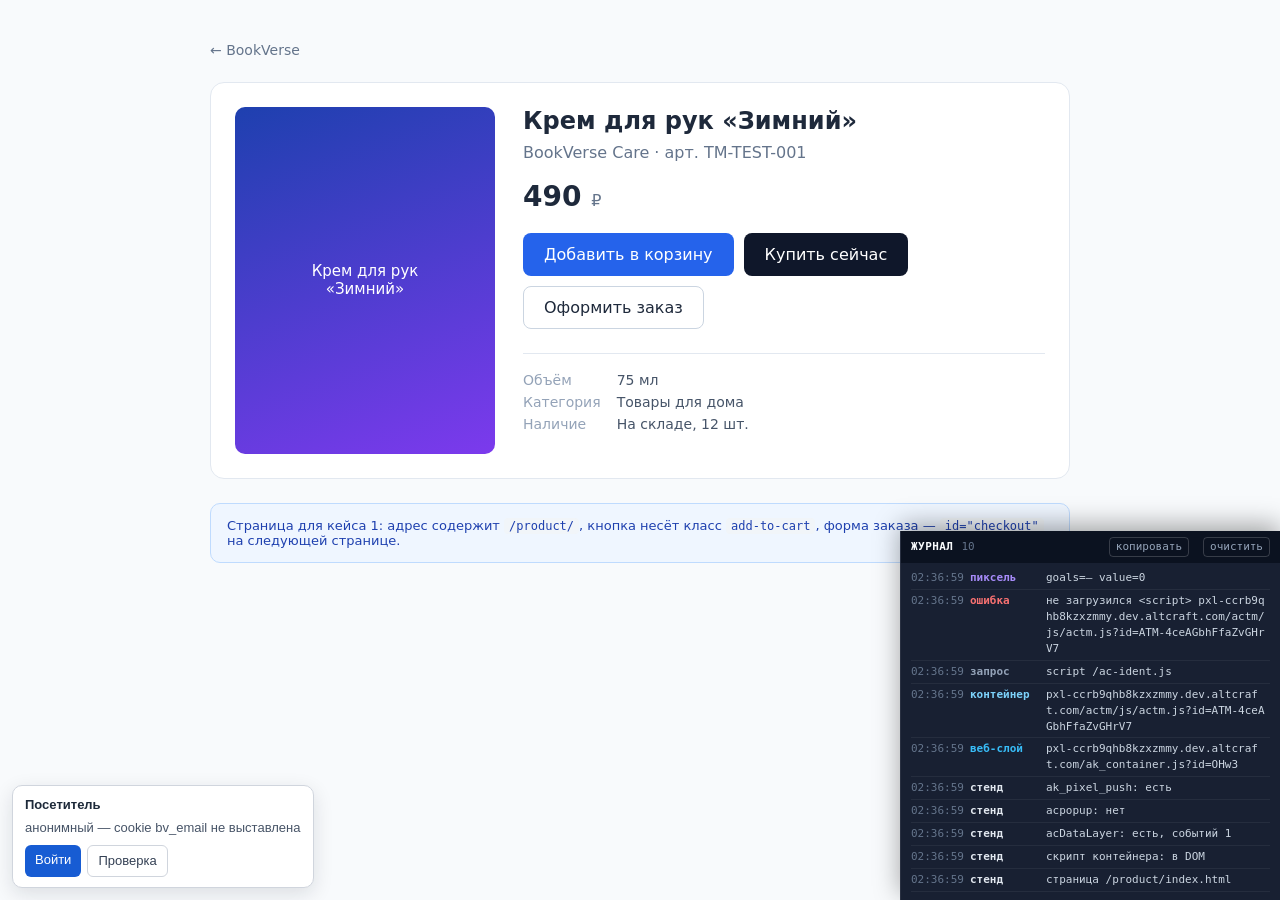
<file: product/index.html>
<!DOCTYPE html>
<html lang="ru">
<head>
    <meta charset="UTF-8">
    <meta name="viewport" content="width=device-width, initial-scale=1.0">
    <title>Крем для рук «Зимний» | BookVerse</title>

    <!-- Менеджер тегов Altcraft: контейнер ATM-4ceAGbhFfaZvGHrV7 -->
    <script>
    (function (window, document, dataLayerName, containerID) {
        window[dataLayerName] = window[dataLayerName] || [];
        window[dataLayerName].push({ 'start': new Date().getTime(), event: 'actm-js' });
        var firstScript = document.getElementsByTagName('script')[0];
        var script = document.createElement('script');
        var dl = dataLayerName !== 'acDataLayer' ? '&l=' + dataLayerName : '';
        script.async = true;
        script.src = 'https://pxl-ccrb9qhb8kzxzmmy.dev.altcraft.com/actm/js/actm.js?id=' + containerID + dl;
        script.type = 'module';
        if (firstScript && firstScript.parentNode) {
            firstScript.parentNode.insertBefore(script, firstScript);
        }
    }(window, document, 'acDataLayer', 'ATM-4ceAGbhFfaZvGHrV7'));
    </script>
    <script src="https://pxl-ccrb9qhb8kzxzmmy.dev.altcraft.com/ak_container.js?id=OHw3"></script>

    <!-- START OF ALTCRAFT PIXEL CODE !-->
    <script type="text/javascript">
    !function(){var e={url:"https://pxl-ccrb9qhb8kzxzmmy.dev.altcraft.com/pixel?k=34FyFph%2BVuyDMPiBaQcTvNk7Jg3MJUl1m%2Fqui6fGQJa6XD9SM9jghQ%3D%3D&s=VTcjeau2FX4%3D",goals:"",value:parseFloat("0"),timeout:parseInt("0"),after_scroll:JSON.parse("false"),auto_load:JSON.parse("true")},o=function(o,t,n,a){var d=[].concat(o).map(function(e){return encodeURIComponent(e)}).join(","),c=encodeURIComponent(String(t||0)),i=encodeURIComponent(n.matching_mode||""),r=encodeURIComponent(n.db_id||0),u=encodeURIComponent(JSON.stringify(n.match||{})),l=encodeURIComponent(JSON.stringify(n.update||{}));setTimeout(function(){(new Image).src=[e.url,"goals="+d,"value="+c,"db_id="+r,"mmode="+i,"match="+u,"update="+l].join("&")},a)},t=!1,n=function(){t||(t=!0,e.after_scroll?document.addEventListener("scroll",function(){(window.pageYOffset||document.documentElement.scrollTop>0)&&o(e.goals,e.value,{},e.timeout)},{once: true}):e.auto_load&&o(e.goals,e.value,{},e.timeout))};"complete"===document.readyState||"interactive"===document.readyState?n():window.addEventListener("load",n);window.ak_pixel_push=function(e,t,n,a,d,c){var i=[];Array.isArray(e)?i=e:i[0]=e,o(i,t,{match:n,update:a,matching_mode:d,db_id:c},0)}}();
    </script>
    <!-- END OF ALTCRAFT PIXEL CODE !-->

    <style>
        * { margin: 0; padding: 0; box-sizing: border-box; }
        body { font-family: system-ui, -apple-system, "Segoe UI", Roboto, sans-serif; color: #1e293b; background: #f8fafc; padding: 40px 20px; }
        .wrap { max-width: 860px; margin: 0 auto; }
        .back { display: inline-block; margin-bottom: 24px; color: #64748b; text-decoration: none; font-size: 14px; }
        .card { display: grid; grid-template-columns: 260px 1fr; gap: 28px; background: #fff; border: 1px solid #e2e8f0; border-radius: 14px; padding: 24px; }
        .cover { width: 100%; aspect-ratio: 3 / 4; border-radius: 10px; background: linear-gradient(160deg, #1e40af, #7c3aed); display: flex; align-items: center; justify-content: center; color: #fff; font-size: 15px; text-align: center; padding: 16px; }
        h1 { font-size: 24px; margin-bottom: 8px; }
        .author { color: #64748b; margin-bottom: 18px; }
        .price { font-size: 28px; font-weight: 700; margin-bottom: 20px; }
        .price span { font-size: 16px; font-weight: 400; color: #64748b; }
        .row { display: flex; flex-wrap: wrap; gap: 10px; margin-bottom: 16px; }
        button, .link-btn { font: inherit; padding: 11px 20px; border-radius: 8px; border: 1px solid transparent; cursor: pointer; text-decoration: none; display: inline-block; }
        .add-to-cart { background: #2563eb; color: #fff; }
        .btn-buy { background: #0f172a; color: #fff; }
        .link-btn { background: #fff; color: #1e293b; border-color: #cbd5e1; }
        dl { display: grid; grid-template-columns: max-content 1fr; gap: 6px 16px; font-size: 14px; color: #475569; margin-top: 24px; border-top: 1px solid #e2e8f0; padding-top: 18px; }
        dt { color: #94a3b8; }
        .note { margin-top: 24px; padding: 14px 16px; background: #eff6ff; border: 1px solid #bfdbfe; border-radius: 10px; font-size: 13px; color: #1e40af; }
        code { background: #f1f5f9; padding: 1px 5px; border-radius: 4px; font-size: 12px; }
        @media (max-width: 640px) { .card { grid-template-columns: 1fr; } }
    </style>
</head>
<body>
<div class="wrap">
    <a class="back" href="../index.html">← BookVerse</a>

    <div class="card">
        <div class="cover">Крем для рук<br>«Зимний»</div>
        <div>
            <h1 id="book-title">Крем для рук «Зимний»</h1>
            <p class="author">BookVerse Care · арт. TM-TEST-001</p>
            <p class="price" id="price">490 <span>₽</span></p>

            <div class="row">
                <button class="add-to-cart" id="add-to-cart"
                        data-id="TM-TEST-001"
                        data-name="Крем для рук «Зимний»"
                        data-price="490">Добавить в корзину</button>
                <button class="btn-buy" id="buy-now">Купить сейчас</button>
                <a class="link-btn" href="../checkout.html">Оформить заказ</a>
            </div>

            <p class="muted" id="cart-state" style="margin-top:12px;font-size:14px;color:#64748b"></p>

            <dl>
                <dt>Объём</dt><dd>75 мл</dd>
                <dt>Категория</dt><dd>Товары для дома</dd>
                <dt>Наличие</dt><dd>На складе, 12 шт.</dd>
            </dl>
        </div>
    </div>

    <div class="note">
        Страница для кейса 1: адрес содержит <code>/product/</code>, кнопка несёт класс
        <code>add-to-cart</code>, форма заказа — <code>id="checkout"</code> на следующей странице.
    </div>
</div>

<!-- Корзина: товар уходит в слой данных и в localStorage -->
<script>
(function () {
    function state() {
        var cart = window.BV ? window.BV.cart() : { items: [], total: 0 };
        var box = document.getElementById('cart-state');
        if (!box) return;
        box.textContent = cart.items.length
            ? 'В корзине: ' + cart.items.length + ' · ' + cart.total + ' ₽'
            : '';
    }

    var button = document.getElementById('add-to-cart');
    if (button) {
        button.addEventListener('click', function () {
            if (!window.BV) return;
            window.BV.addToCart({
                id: button.getAttribute('data-id'),
                name: button.getAttribute('data-name'),
                price: parseInt(button.getAttribute('data-price'), 10)
            });
            state();
        });
    }

    var buy = document.getElementById('buy-now');
    if (buy) {
        buy.addEventListener('click', function () {
            if (window.BV && !window.BV.cart().items.length) {
                window.BV.addToCart({
                    id: button.getAttribute('data-id'),
                    name: button.getAttribute('data-name'),
                    price: parseInt(button.getAttribute('data-price'), 10)
                });
            }
            window.location.href = '../checkout.html';
        });
    }

    state();
})();
</script>

<!-- Журнал событий стенда -->
<script src="../tm-log.js"></script>
<script src="../ac-ident.js"></script>
</body>
</html>
</file>
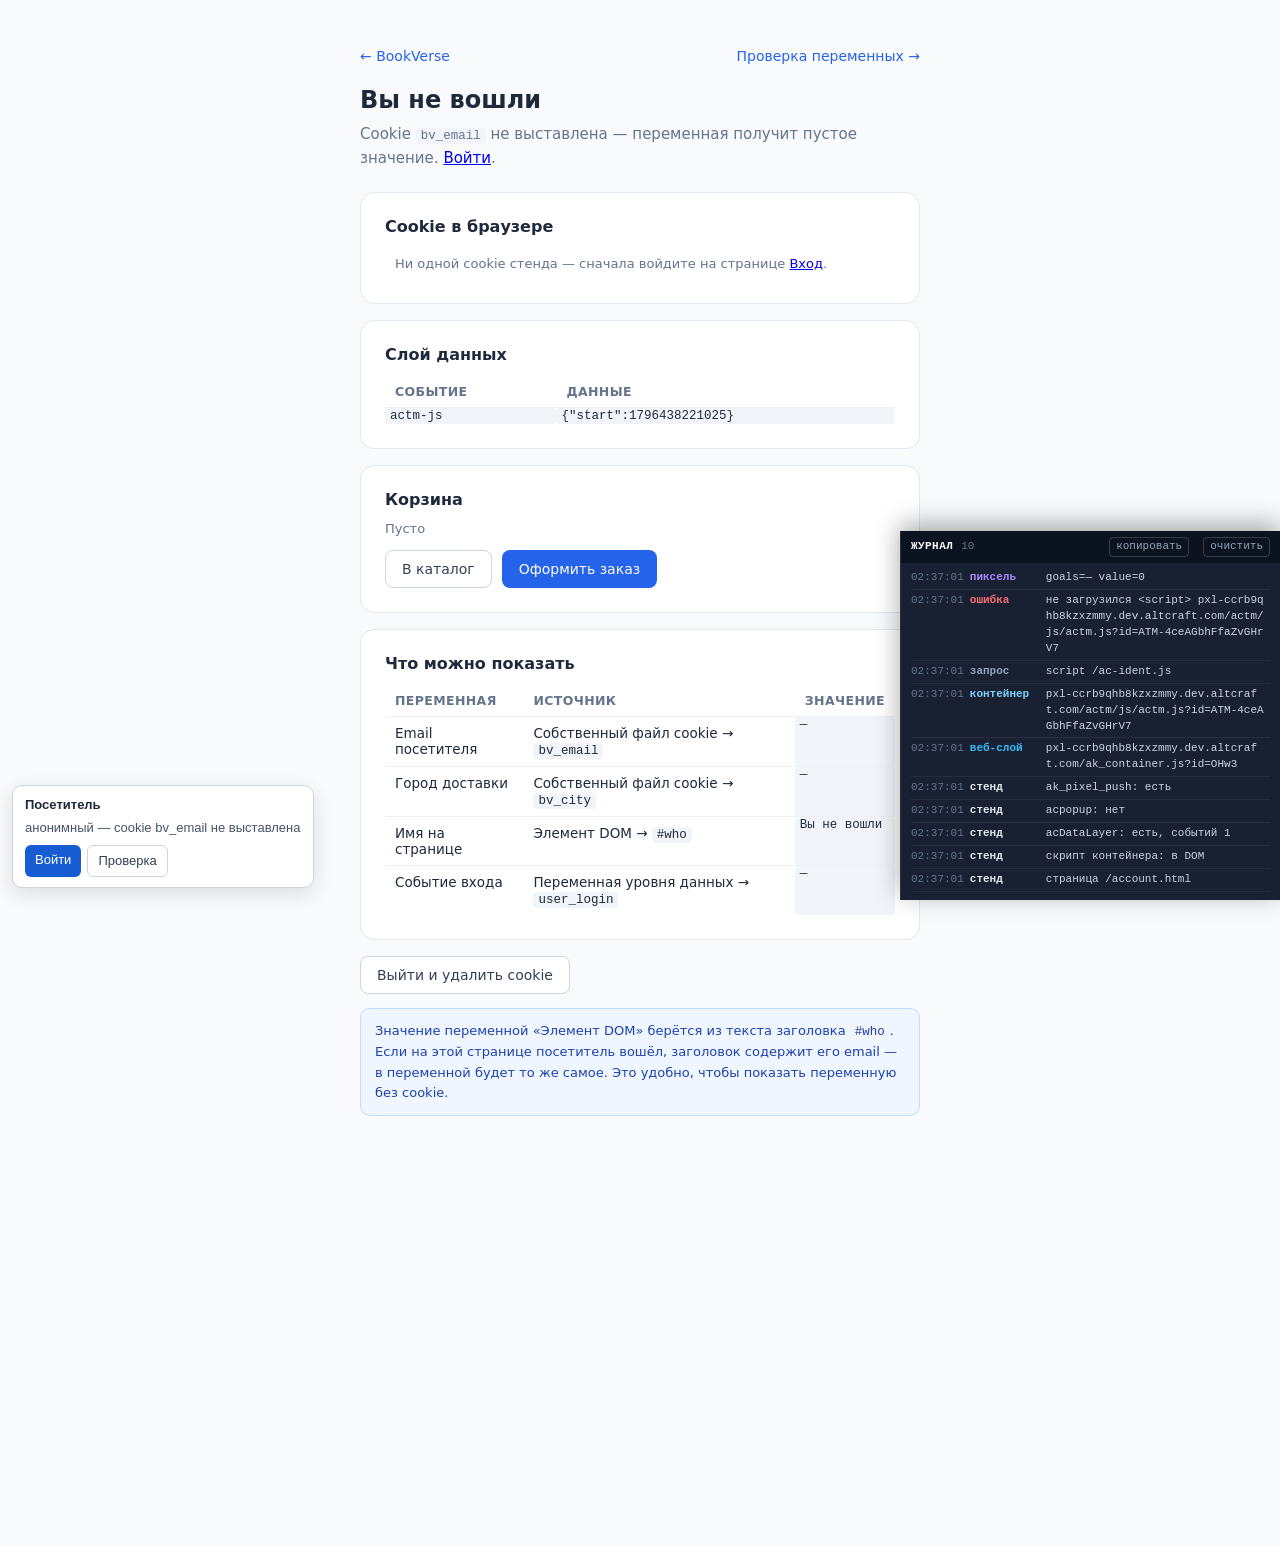
<file: account.html>
<!DOCTYPE html>
<html lang="ru">
<head>
    <meta charset="UTF-8">
    <meta name="viewport" content="width=device-width, initial-scale=1.0">
    <title>Профиль | BookVerse</title>

    <!-- Менеджер тегов Altcraft: контейнер ATM-4ceAGbhFfaZvGHrV7 -->
    <script>
    (function (window, document, dataLayerName, containerID) {
        window[dataLayerName] = window[dataLayerName] || [];
        window[dataLayerName].push({ 'start': new Date().getTime(), event: 'actm-js' });
        var firstScript = document.getElementsByTagName('script')[0];
        var script = document.createElement('script');
        var dl = dataLayerName !== 'acDataLayer' ? '&l=' + dataLayerName : '';
        script.async = true;
        script.src = 'https://pxl-ccrb9qhb8kzxzmmy.dev.altcraft.com/actm/js/actm.js?id=' + containerID + dl;
        script.type = 'module';
        if (firstScript && firstScript.parentNode) {
            firstScript.parentNode.insertBefore(script, firstScript);
        }
    }(window, document, 'acDataLayer', 'ATM-4ceAGbhFfaZvGHrV7'));
    </script>
    <script src="https://pxl-ccrb9qhb8kzxzmmy.dev.altcraft.com/ak_container.js?id=OHw3"></script>

    <!-- START OF ALTCRAFT PIXEL CODE !-->
    <script type="text/javascript">
    !function(){var e={url:"https://pxl-ccrb9qhb8kzxzmmy.dev.altcraft.com/pixel?k=34FyFph%2BVuyDMPiBaQcTvNk7Jg3MJUl1m%2Fqui6fGQJa6XD9SM9jghQ%3D%3D&s=VTcjeau2FX4%3D",goals:"",value:parseFloat("0"),timeout:parseInt("0"),after_scroll:JSON.parse("false"),auto_load:JSON.parse("true")},o=function(o,t,n,a){var d=[].concat(o).map(function(e){return encodeURIComponent(e)}).join(","),c=encodeURIComponent(String(t||0)),i=encodeURIComponent(n.matching_mode||""),r=encodeURIComponent(n.db_id||0),u=encodeURIComponent(JSON.stringify(n.match||{})),l=encodeURIComponent(JSON.stringify(n.update||{}));setTimeout(function(){(new Image).src=[e.url,"goals="+d,"value="+c,"db_id="+r,"mmode="+i,"match="+u,"update="+l].join("&")},a)},t=!1,n=function(){t||(t=!0,e.after_scroll?document.addEventListener("scroll",function(){(window.pageYOffset||document.documentElement.scrollTop>0)&&o(e.goals,e.value,{},e.timeout)},{once: true}):e.auto_load&&o(e.goals,e.value,{},e.timeout))};"complete"===document.readyState||"interactive"===document.readyState?n():window.addEventListener("load",n);window.ak_pixel_push=function(e,t,n,a,d,c){var i=[];Array.isArray(e)?i=e:i[0]=e,o(i,t,{match:n,update:a,matching_mode:d,db_id:c},0)}}();
    </script>
    <!-- END OF ALTCRAFT PIXEL CODE !-->

    <link rel="stylesheet" href="stand.css">
</head>
<body>
<div class="wrap">
    <div class="top">
        <a href="index.html">← BookVerse</a>
        <a href="verify.html">Проверка переменных →</a>
    </div>

    <h1 id="who">Профиль</h1>
    <p class="lead" id="lead">Загружаю данные…</p>

    <div class="card">
        <h2 style="font-size:16px;margin-bottom:12px">Cookie в браузере</h2>
        <table id="cookies"><tr><td class="muted">Нет данных</td></tr></table>
    </div>

    <div class="card">
        <h2 style="font-size:16px;margin-bottom:12px">Слой данных</h2>
        <table id="layer"><tr><td class="muted">Нет данных</td></tr></table>
    </div>

    <div class="card">
        <h2 style="font-size:16px;margin-bottom:12px">Корзина</h2>
        <div id="cart" class="muted">Пусто</div>
        <div class="row" style="margin-top:14px">
            <a class="btn secondary" href="index.html">В каталог</a>
            <a class="btn" href="checkout.html">Оформить заказ</a>
        </div>
    </div>

    <div class="card">
        <h2 style="font-size:16px;margin-bottom:12px">Что можно показать</h2>
        <table>
            <tr><th>Переменная</th><th>Источник</th><th>Значение</th></tr>
            <tr><td>Email посетителя</td><td>Собственный файл cookie → <code>bv_email</code></td><td class="mono" id="v-email">—</td></tr>
            <tr><td>Город доставки</td><td>Собственный файл cookie → <code>bv_city</code></td><td class="mono" id="v-city">—</td></tr>
            <tr><td>Имя на странице</td><td>Элемент DOM → <code>#who</code></td><td class="mono" id="v-dom">—</td></tr>
            <tr><td>Событие входа</td><td>Переменная уровня данных → <code>user_login</code></td><td class="mono" id="v-layer">—</td></tr>
        </table>
    </div>

    <div class="row">
        <button type="button" class="secondary" id="clear">Выйти и удалить cookie</button>
    </div>

    <div class="note">
        Значение переменной «Элемент DOM» берётся из текста заголовка <code>#who</code>.
        Если на этой странице посетитель вошёл, заголовок содержит его email — в переменной
        будет то же самое. Это удобно, чтобы показать переменную без cookie.
    </div>
</div>

<script src="tm-log.js"></script>
<script src="ac-ident.js"></script>
<script>
(function () {
    function cell(text, mono) {
        var td = document.createElement('td');
        td.textContent = text;
        if (mono) td.className = 'mono';
        return td;
    }

    function renderCookies() {
        var table = document.getElementById('cookies');
        var all = window.BV ? window.BV.cookies() : {};
        var keys = Object.keys(all).filter(function (k) { return k.indexOf('bv_') === 0; });
        if (!keys.length) {
            table.innerHTML = '<tr><td class="muted">Ни одной cookie стенда — сначала войдите на странице ' +
                '<a href="auth.html">Вход</a>.</td></tr>';
            return;
        }
        table.innerHTML = '<tr><th>Имя</th><th>Значение</th><th>Срок</th></tr>';
        keys.sort().forEach(function (k) {
            var tr = document.createElement('tr');
            tr.appendChild(cell(k, true));
            tr.appendChild(cell(all[k] || '—', true));
            tr.appendChild(cell(k === 'bv_order_total' || k === 'bv_order_id' ? '3 дня' : '30 дней'));
            table.appendChild(tr);
        });
    }

    function renderLayer() {
        var table = document.getElementById('layer');
        var events = (window.acDataLayer || []).filter(function (item) { return item && item.event; });
        if (!events.length) {
            table.innerHTML = '<tr><td class="muted">Событий нет. Войдите или добавьте товар в корзину.</td></tr>';
            return;
        }
        table.innerHTML = '<tr><th>Событие</th><th>Данные</th></tr>';
        events.forEach(function (item) {
            var tr = document.createElement('tr');
            tr.appendChild(cell(item.event, true));
            var copy = {};
            Object.keys(item).forEach(function (k) { if (k !== 'event') copy[k] = item[k]; });
            tr.appendChild(cell(JSON.stringify(copy), true));
            table.appendChild(tr);
        });
    }

    function renderCart() {
        var cart = window.BV ? window.BV.cart() : { items: [], total: 0 };
        var box = document.getElementById('cart');
        if (!cart.items.length) {
            box.textContent = 'Пусто';
            return;
        }
        box.innerHTML = '';
        var list = document.createElement('ul');
        list.style.cssText = 'margin:0 0 8px 18px;font-size:14px';
        cart.items.forEach(function (item) {
            var li = document.createElement('li');
            li.textContent = item.name + ' — ' + item.price + ' ₽';
            list.appendChild(li);
        });
        box.appendChild(list);
        var total = document.createElement('div');
        total.innerHTML = 'Итого: <strong>' + cart.total + ' ₽</strong>';
        box.appendChild(total);
    }

    function renderWho() {
        var who = window.BV ? window.BV.profile() : { email: '', name: '', city: '' };
        var title = document.getElementById('who');
        var lead = document.getElementById('lead');
        if (who.email) {
            title.textContent = who.email;
            lead.textContent = 'Вошли как ' + (who.name || 'без имени') +
                '. Эти значения записаны в cookie и доступны переменным Менеджера тегов.';
        } else {
            title.textContent = 'Вы не вошли';
            lead.innerHTML = 'Cookie <code>bv_email</code> не выставлена — переменная получит пустое значение. ' +
                '<a href="auth.html">Войти</a>.';
        }
        document.getElementById('v-email').textContent = who.email || '—';
        document.getElementById('v-city').textContent = who.city || '—';
        document.getElementById('v-dom').textContent = title.textContent;
        var loginEvent = (window.acDataLayer || []).filter(function (i) { return i && (i.event === 'user_login' || i.event === 'user_data'); }).pop();
        document.getElementById('v-layer').textContent = loginEvent ? loginEvent.user_email : '—';
    }

    function renderAll() {
        renderWho();
        renderCookies();
        renderLayer();
        renderCart();
    }

    document.getElementById('clear').addEventListener('click', function () {
        if (window.BV) window.BV.logout();
        renderAll();
    });

    renderAll();
    window.setTimeout(renderAll, 1200);
})();
</script>
</body>
</html>
</file>
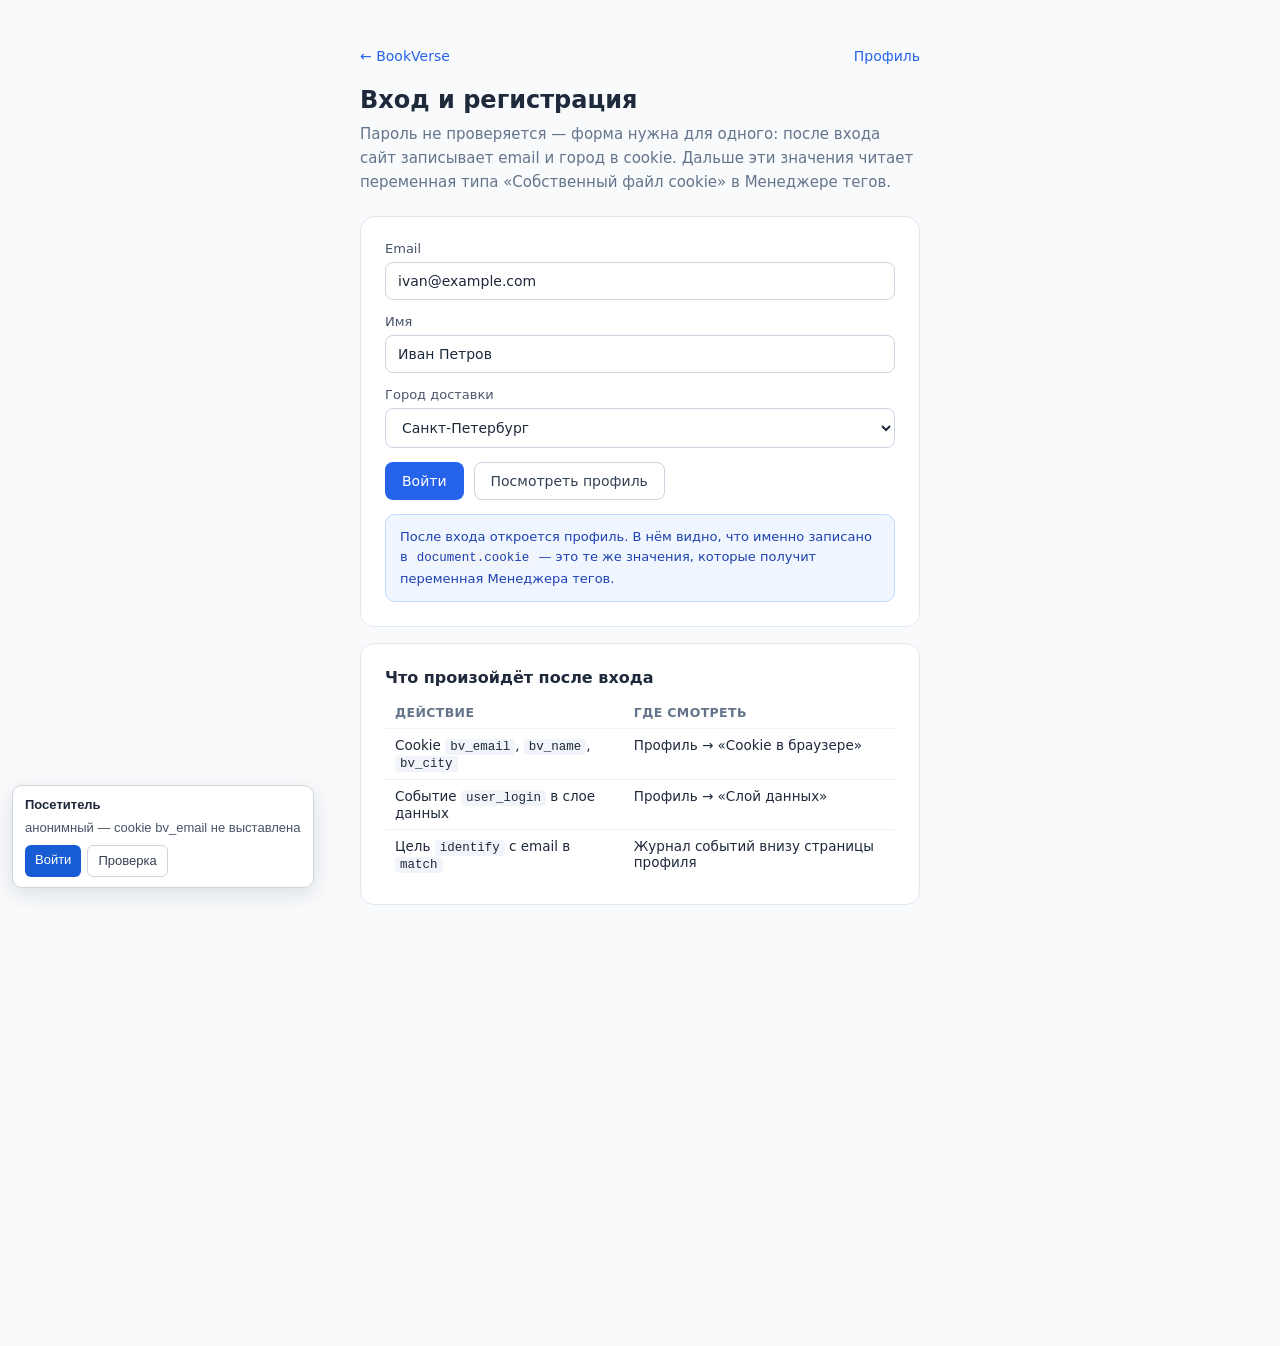
<file: auth.html>
<!DOCTYPE html>
<html lang="ru">
<head>
    <meta charset="UTF-8">
    <meta name="viewport" content="width=device-width, initial-scale=1.0">
    <title>Вход | BookVerse</title>

    <!-- Менеджер тегов Altcraft: контейнер ATM-4ceAGbhFfaZvGHrV7 -->
    <script>
    (function (window, document, dataLayerName, containerID) {
        window[dataLayerName] = window[dataLayerName] || [];
        window[dataLayerName].push({ 'start': new Date().getTime(), event: 'actm-js' });
        var firstScript = document.getElementsByTagName('script')[0];
        var script = document.createElement('script');
        var dl = dataLayerName !== 'acDataLayer' ? '&l=' + dataLayerName : '';
        script.async = true;
        script.src = 'https://pxl-ccrb9qhb8kzxzmmy.dev.altcraft.com/actm/js/actm.js?id=' + containerID + dl;
        script.type = 'module';
        if (firstScript && firstScript.parentNode) {
            firstScript.parentNode.insertBefore(script, firstScript);
        }
    }(window, document, 'acDataLayer', 'ATM-4ceAGbhFfaZvGHrV7'));
    </script>
    <script src="https://pxl-ccrb9qhb8kzxzmmy.dev.altcraft.com/ak_container.js?id=OHw3"></script>

    <!-- START OF ALTCRAFT PIXEL CODE !-->
    <script type="text/javascript">
    !function(){var e={url:"https://pxl-ccrb9qhb8kzxzmmy.dev.altcraft.com/pixel?k=34FyFph%2BVuyDMPiBaQcTvNk7Jg3MJUl1m%2Fqui6fGQJa6XD9SM9jghQ%3D%3D&s=VTcjeau2FX4%3D",goals:"",value:parseFloat("0"),timeout:parseInt("0"),after_scroll:JSON.parse("false"),auto_load:JSON.parse("true")},o=function(o,t,n,a){var d=[].concat(o).map(function(e){return encodeURIComponent(e)}).join(","),c=encodeURIComponent(String(t||0)),i=encodeURIComponent(n.matching_mode||""),r=encodeURIComponent(n.db_id||0),u=encodeURIComponent(JSON.stringify(n.match||{})),l=encodeURIComponent(JSON.stringify(n.update||{}));setTimeout(function(){(new Image).src=[e.url,"goals="+d,"value="+c,"db_id="+r,"mmode="+i,"match="+u,"update="+l].join("&")},a)},t=!1,n=function(){t||(t=!0,e.after_scroll?document.addEventListener("scroll",function(){(window.pageYOffset||document.documentElement.scrollTop>0)&&o(e.goals,e.value,{},e.timeout)},{once: true}):e.auto_load&&o(e.goals,e.value,{},e.timeout))};"complete"===document.readyState||"interactive"===document.readyState?n():window.addEventListener("load",n);window.ak_pixel_push=function(e,t,n,a,d,c){var i=[];Array.isArray(e)?i=e:i[0]=e,o(i,t,{match:n,update:a,matching_mode:d,db_id:c},0)}}();
    </script>
    <!-- END OF ALTCRAFT PIXEL CODE !-->

    <link rel="stylesheet" href="stand.css">
</head>
<body>
<div class="wrap">
    <div class="top">
        <a href="index.html">← BookVerse</a>
        <a href="account.html">Профиль</a>
    </div>

    <h1>Вход и регистрация</h1>
    <p class="lead">
        Пароль не проверяется — форма нужна для одного: после входа сайт записывает
        email и город в cookie. Дальше эти значения читает переменная типа
        «Собственный файл cookie» в Менеджере тегов.
    </p>

    <form class="card" id="login-form" novalidate>
        <label for="email">Email</label>
        <input type="email" id="email" name="email" value="ivan@example.com" required>

        <label for="name">Имя</label>
        <input type="text" id="name" name="name" value="Иван Петров">

        <label for="city">Город доставки</label>
        <select id="city" name="city">
            <option value="spb">Санкт-Петербург</option>
            <option value="msk">Москва</option>
            <option value="kzn">Казань</option>
        </select>

        <div class="row">
            <button type="submit">Войти</button>
            <a class="btn secondary" href="account.html">Посмотреть профиль</a>
        </div>

        <div class="note">
            После входа откроется профиль. В нём видно, что именно записано
            в <code>document.cookie</code> — это те же значения, которые получит
            переменная Менеджера тегов.
        </div>
    </form>

    <div class="card">
        <h2 style="font-size:16px;margin-bottom:10px">Что произойдёт после входа</h2>
        <table>
            <tr><th>Действие</th><th>Где смотреть</th></tr>
            <tr><td>Cookie <code>bv_email</code>, <code>bv_name</code>, <code>bv_city</code></td><td>Профиль → «Cookie в браузере»</td></tr>
            <tr><td>Событие <code>user_login</code> в слое данных</td><td>Профиль → «Слой данных»</td></tr>
            <tr><td>Цель <code>identify</code> с email в <code>match</code></td><td>Журнал событий внизу страницы профиля</td></tr>
        </table>
    </div>
</div>

<script src="ac-ident.js"></script>
<script>
document.getElementById('login-form').addEventListener('submit', function (event) {
    event.preventDefault();
    var email = document.getElementById('email').value.trim();
    var name = document.getElementById('name').value.trim();
    var city = document.getElementById('city').value;
    if (!email) {
        document.getElementById('email').focus();
        return;
    }
    if (window.BV) {
        window.BV.login(email, name, city);
    }
    window.setTimeout(function () {
        window.location.href = 'account.html';
    }, 400);
});
</script>
</body>
</html>
</file>
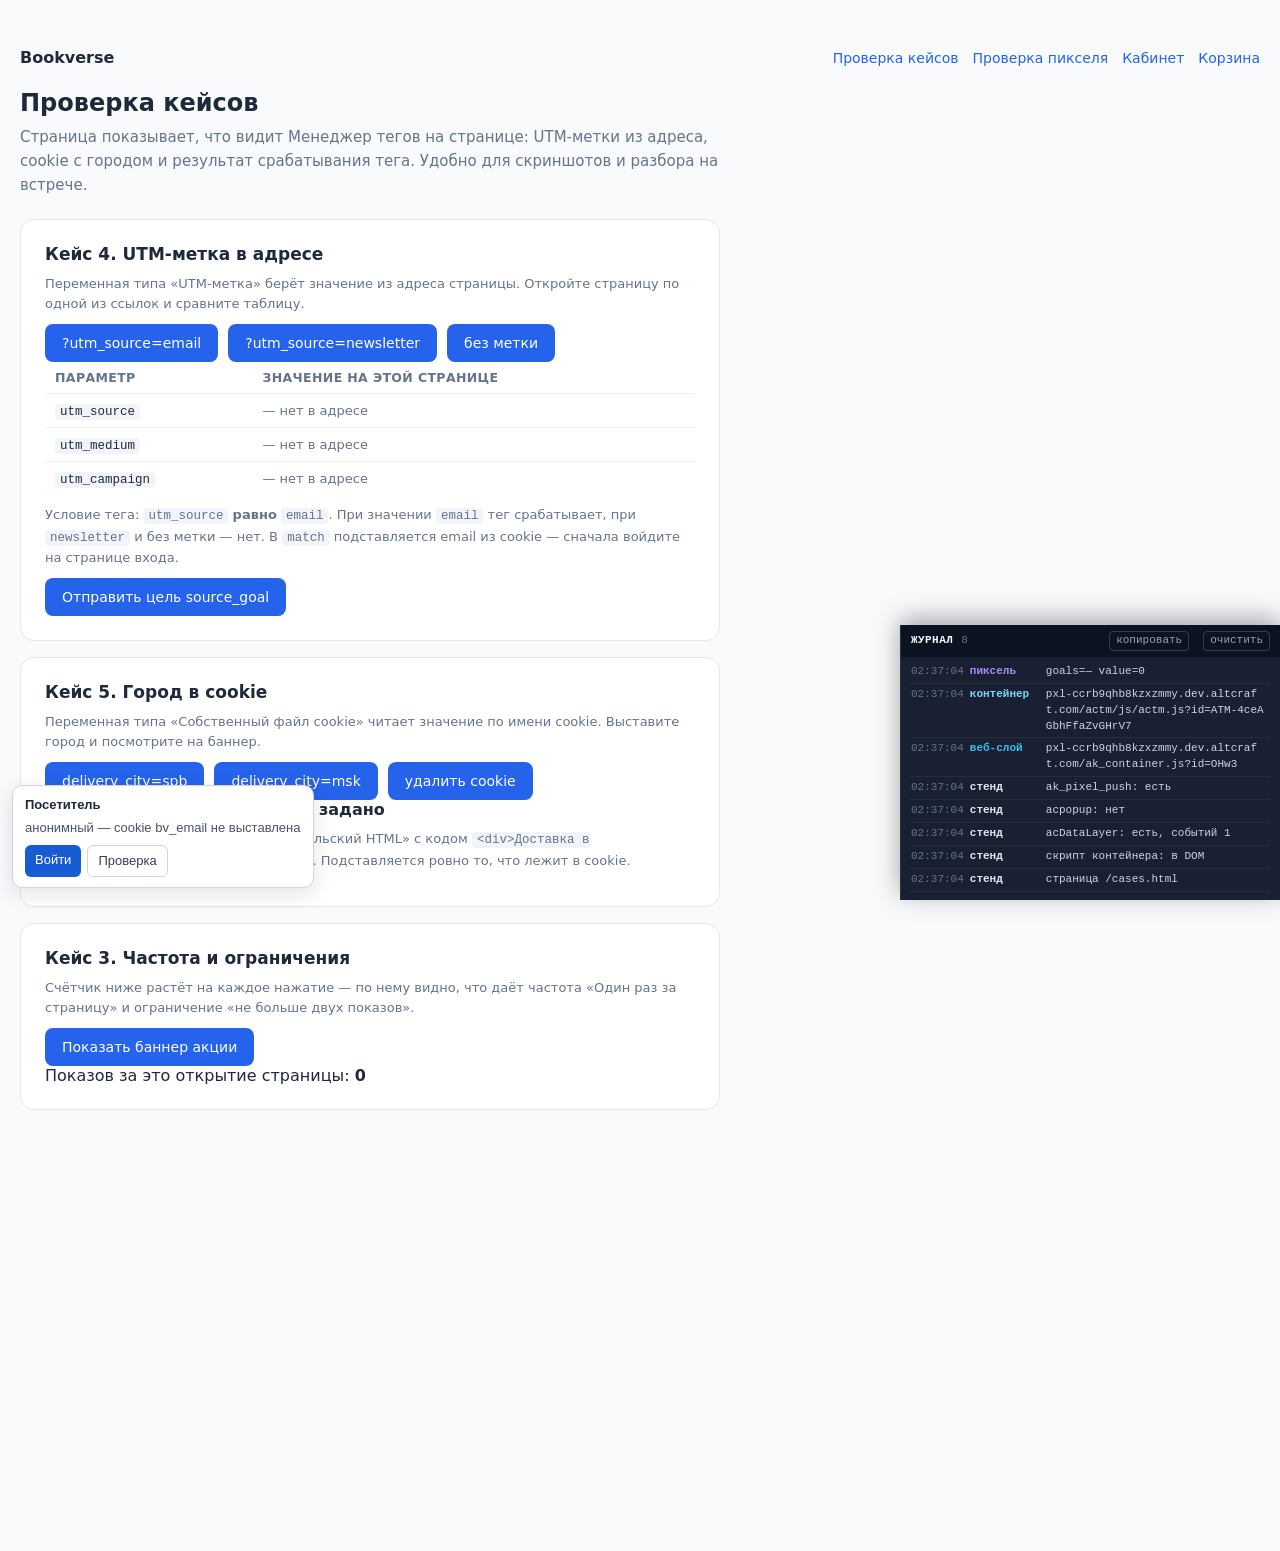
<file: cases.html>
<!DOCTYPE html>
<html lang="ru">
<head>
<meta charset="utf-8">
<title>Проверка кейсов — Bookverse</title>
<link rel="stylesheet" href="stand.css">
<script>
/* ?clean=1 — скрыть плавающие панели (журнал и карточку посетителя) для скриншотов */
(function () {
  if (!/[?&]clean=1/.test(location.search)) return;
  var css = 'body{padding-bottom:0!important}#tm-log,#bv-panel{display:none!important}'
          + '.wrap.wide{margin:0 auto!important;max-width:760px!important}';
  var s = document.createElement('style');
  s.textContent = css;
  document.head.appendChild(s);
}());
</script>

    <!-- Менеджер тегов Altcraft: контейнер ATM-4ceAGbhFfaZvGHrV7 -->
    <script>
    (function (window, document, dataLayerName, containerID) {
        window[dataLayerName] = window[dataLayerName] || [];
        window[dataLayerName].push({ 'start': new Date().getTime(), event: 'actm-js' });
        var firstScript = document.getElementsByTagName('script')[0];
        var script = document.createElement('script');
        var dl = dataLayerName !== 'acDataLayer' ? '&l=' + dataLayerName : '';
        script.async = true;
        script.src = 'https://pxl-ccrb9qhb8kzxzmmy.dev.altcraft.com/actm/js/actm.js?id=' + containerID + dl;
        script.type = 'module';
        if (firstScript && firstScript.parentNode) {
            firstScript.parentNode.insertBefore(script, firstScript);
        }
    }(window, document, 'acDataLayer', 'ATM-4ceAGbhFfaZvGHrV7'));
    </script>
    <script src="https://pxl-ccrb9qhb8kzxzmmy.dev.altcraft.com/ak_container.js?id=OHw3"></script>

    <!-- START OF ALTCRAFT PIXEL CODE !-->
    <script type="text/javascript">
    !function(){var e={url:"https://pxl-ccrb9qhb8kzxzmmy.dev.altcraft.com/pixel?k=34FyFph%2BVuyDMPiBaQcTvNk7Jg3MJUl1m%2Fqui6fGQJa6XD9SM9jghQ%3D%3D&s=VTcjeau2FX4%3D",goals:"",value:parseFloat("0"),timeout:parseInt("0"),after_scroll:JSON.parse("false"),auto_load:JSON.parse("true")},o=function(o,t,n,a){var d=[].concat(o).map(function(e){return encodeURIComponent(e)}).join(","),c=encodeURIComponent(String(t||0)),i=encodeURIComponent(n.matching_mode||""),r=encodeURIComponent(n.db_id||0),u=encodeURIComponent(JSON.stringify(n.match||{})),l=encodeURIComponent(JSON.stringify(n.update||{}));setTimeout(function(){(new Image).src=[e.url,"goals="+d,"value="+c,"db_id="+r,"mmode="+i,"match="+u,"update="+l].join("&")},a)},t=!1,n=function(){t||(t=!0,e.after_scroll?document.addEventListener("scroll",function(){(window.pageYOffset||document.documentElement.scrollTop>0)&&o(e.goals,e.value,{},e.timeout)},{once: true}):e.auto_load&&o(e.goals,e.value,{},e.timeout))};"complete"===document.readyState||"interactive"===document.readyState?n():window.addEventListener("load",n);window.ak_pixel_push=function(e,t,n,a,d,c){var i=[];Array.isArray(e)?i=e:i[0]=e,o(i,t,{match:n,update:a,matching_mode:d,db_id:c},0)}}();
    </script>
    <!-- END OF ALTCRAFT PIXEL CODE !-->
</head>
<body>
<header class="top">
  <a class="logo" href="index.html">Bookverse</a>
  <nav class="nav-actions">
    <a href="cases.html">Проверка кейсов</a>
    <a href="verify.html">Проверка пикселя</a>
    <a href="account.html">Кабинет</a>
    <a href="checkout.html">Корзина</a>
  </nav>
</header>

<main class="wrap wide">
  <h1>Проверка кейсов</h1>
  <p class="lead">Страница показывает, что видит Менеджер тегов на странице: UTM-метки из адреса,
    cookie с городом и результат срабатывания тега. Удобно для скриншотов и разбора на встрече.</p>

  <section class="card">
    <h2>Кейс 4. UTM-метка в адресе</h2>
    <p class="hint">Переменная типа «UTM-метка» берёт значение из адреса страницы. Откройте страницу
      по одной из ссылок и сравните таблицу.</p>
    <p class="row">
      <a class="btn" href="cases.html?utm_source=email&amp;utm_medium=email">?utm_source=email</a>
      <a class="btn" href="cases.html?utm_source=newsletter&amp;utm_medium=email">?utm_source=newsletter</a>
      <a class="btn" href="cases.html">без метки</a>
    </p>
    <table class="data">
      <thead><tr><th>Параметр</th><th>Значение на этой странице</th></tr></thead>
      <tbody id="utm-table"><tr><td colspan="2">Читаем адрес…</td></tr></tbody>
    </table>
    <p class="hint">Условие тега: <code>utm_source</code> <b>равно</b> <code>email</code>.
      При значении <code>email</code> тег срабатывает, при <code>newsletter</code> и без метки — нет.
      В <code>match</code> подставляется email из cookie — сначала войдите на странице входа.</p>
    <p class="row"><button class="btn primary" id="send-utm-goal">Отправить цель source_goal</button></p>
  </section>

  <section class="card">
    <h2>Кейс 5. Город в cookie</h2>
    <p class="hint">Переменная типа «Собственный файл cookie» читает значение по имени cookie.
      Выставите город и посмотрите на баннер.</p>
    <p class="row">
      <button class="btn" data-city="spb">delivery_city=spb</button>
      <button class="btn" data-city="msk">delivery_city=msk</button>
      <button class="btn" data-city="">удалить cookie</button>
    </p>
    <p>Текущее значение cookie: <b id="city-value">—</b></p>
    <div id="delivery-banner" class="banner" hidden></div>
    <p class="hint">Баннер собирается тегом «Пользовательский HTML» с кодом
      <code>&lt;div&gt;Доставка в {{delivery_city}} — бесплатно&lt;/div&gt;</code>.
      Подставляется ровно то, что лежит в cookie.</p>
  </section>

  <section class="card">
    <h2>Кейс 3. Частота и ограничения</h2>
    <p class="hint">Счётчик ниже растёт на каждое нажатие — по нему видно, что даёт частота
      «Один раз за страницу» и ограничение «не больше двух показов».</p>
    <p class="row"><button class="btn" id="bump">Показать баннер акции</button></p>
    <p>Показов за это открытие страницы: <b id="bump-count">0</b></p>
    <div id="promo-banner" class="banner" hidden></div>
  </section>
</main>

<script>
(function () {
  var utmKeys = ['utm_source', 'utm_medium', 'utm_campaign'];
  var params = new URLSearchParams(location.search);

  function renderUtm() {
    var body = document.getElementById('utm-table');
    body.innerHTML = '';
    utmKeys.forEach(function (key) {
      var tr = document.createElement('tr');
      var value = params.get(key);
      tr.innerHTML = '<td><code>' + key + '</code></td><td>' +
        (value ? '<b>' + value + '</b>' : '<span class="muted">— нет в адресе</span>') + '</td>';
      body.appendChild(tr);
    });
  }

  function city() {
    var m = document.cookie.match(/(?:^|;\s*)delivery_city=([^;]*)/);
    return m ? decodeURIComponent(m[1]) : '';
  }

  var CITY_NAMES = { spb: 'Санкт-Петербург', msk: 'Москва' };

  function renderCity() {
    var value = city();
    var label = CITY_NAMES[value] || value;
    document.getElementById('city-value').textContent = value ? label + ' (' + value + ')' : '— не задано';
    var banner = document.getElementById('delivery-banner');
    if (value) {
      banner.hidden = false;
      banner.textContent = 'Доставка в ' + label + ' — бесплатно';
    } else {
      banner.hidden = true;
    }
  }

  document.querySelectorAll('[data-city]').forEach(function (btn) {
    btn.addEventListener('click', function () {
      var v = btn.getAttribute('data-city');
      if (v) {
        document.cookie = 'delivery_city=' + encodeURIComponent(v) + '; path=/; max-age=2592000';
      } else {
        document.cookie = 'delivery_city=; path=/; max-age=0';
      }
      renderCity();
    });
  });

  var count = 0;
  document.getElementById('bump').addEventListener('click', function () {
    count += 1;
    document.getElementById('bump-count').textContent = count;
    var banner = document.getElementById('promo-banner');
    banner.hidden = false;
    banner.textContent = count === 1
      ? 'Акция: −20 % на всё до 18:00'
      : 'Второй показ: тег сработал снова (частота «Без ограничений»)';
  });

  document.getElementById('send-utm-goal').addEventListener('click', function () {
    var source = params.get('utm_source') || '';
    if (source !== 'email') {
      alert('Тег с фильтром utm_source = email не сработает: в адресе "' + (source || 'нет метки') + '"');
      return;
    }
    if (window.ak_pixel_push) {
      var email = window.BV ? window.BV.getCookie(window.BV.COOKIE.email) : '';
      window.ak_pixel_push('source_goal', 0, { email: email || '' }, {}, 'email', 8);
    }
  });

  renderUtm();
  renderCity();
})();
</script>
<script src="ac-ident.js"></script>

<!-- Журнал событий стенда -->
<script src="tm-log.js"></script>
</body>
</html>
</file>
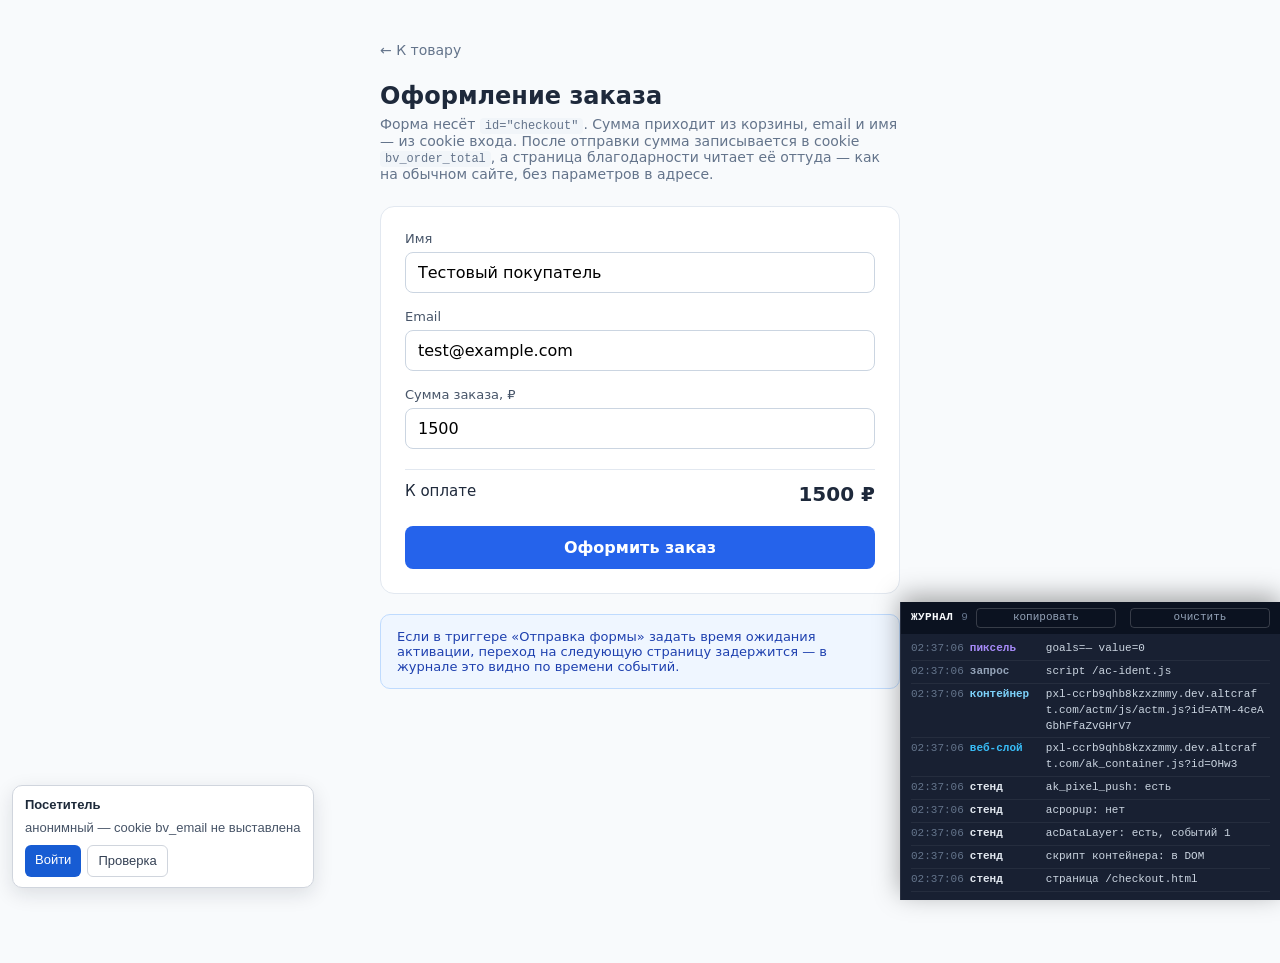
<file: checkout.html>
<!DOCTYPE html>
<html lang="ru">
<head>
    <meta charset="UTF-8">
    <meta name="viewport" content="width=device-width, initial-scale=1.0">
    <title>Оформление заказа | BookVerse</title>

    <!-- Менеджер тегов Altcraft: контейнер ATM-4ceAGbhFfaZvGHrV7 -->
    <script>
    (function (window, document, dataLayerName, containerID) {
        window[dataLayerName] = window[dataLayerName] || [];
        window[dataLayerName].push({ 'start': new Date().getTime(), event: 'actm-js' });
        var firstScript = document.getElementsByTagName('script')[0];
        var script = document.createElement('script');
        var dl = dataLayerName !== 'acDataLayer' ? '&l=' + dataLayerName : '';
        script.async = true;
        script.src = 'https://pxl-ccrb9qhb8kzxzmmy.dev.altcraft.com/actm/js/actm.js?id=' + containerID + dl;
        script.type = 'module';
        if (firstScript && firstScript.parentNode) {
            firstScript.parentNode.insertBefore(script, firstScript);
        }
    }(window, document, 'acDataLayer', 'ATM-4ceAGbhFfaZvGHrV7'));
    </script>
    <script src="https://pxl-ccrb9qhb8kzxzmmy.dev.altcraft.com/ak_container.js?id=OHw3"></script>

    <!-- START OF ALTCRAFT PIXEL CODE !-->
    <script type="text/javascript">
    !function(){var e={url:"https://pxl-ccrb9qhb8kzxzmmy.dev.altcraft.com/pixel?k=34FyFph%2BVuyDMPiBaQcTvNk7Jg3MJUl1m%2Fqui6fGQJa6XD9SM9jghQ%3D%3D&s=VTcjeau2FX4%3D",goals:"",value:parseFloat("0"),timeout:parseInt("0"),after_scroll:JSON.parse("false"),auto_load:JSON.parse("true")},o=function(o,t,n,a){var d=[].concat(o).map(function(e){return encodeURIComponent(e)}).join(","),c=encodeURIComponent(String(t||0)),i=encodeURIComponent(n.matching_mode||""),r=encodeURIComponent(n.db_id||0),u=encodeURIComponent(JSON.stringify(n.match||{})),l=encodeURIComponent(JSON.stringify(n.update||{}));setTimeout(function(){(new Image).src=[e.url,"goals="+d,"value="+c,"db_id="+r,"mmode="+i,"match="+u,"update="+l].join("&")},a)},t=!1,n=function(){t||(t=!0,e.after_scroll?document.addEventListener("scroll",function(){(window.pageYOffset||document.documentElement.scrollTop>0)&&o(e.goals,e.value,{},e.timeout)},{once: true}):e.auto_load&&o(e.goals,e.value,{},e.timeout))};"complete"===document.readyState||"interactive"===document.readyState?n():window.addEventListener("load",n);window.ak_pixel_push=function(e,t,n,a,d,c){var i=[];Array.isArray(e)?i=e:i[0]=e,o(i,t,{match:n,update:a,matching_mode:d,db_id:c},0)}}();
    </script>
    <!-- END OF ALTCRAFT PIXEL CODE !-->

    <style>
        * { margin: 0; padding: 0; box-sizing: border-box; }
        body { font-family: system-ui, -apple-system, "Segoe UI", Roboto, sans-serif; color: #1e293b; background: #f8fafc; padding: 40px 20px; }
        .wrap { max-width: 520px; margin: 0 auto; }
        .back { display: inline-block; margin-bottom: 24px; color: #64748b; text-decoration: none; font-size: 14px; }
        h1 { font-size: 24px; margin-bottom: 6px; }
        p.lead { color: #64748b; font-size: 14px; margin-bottom: 24px; }
        form { background: #fff; border: 1px solid #e2e8f0; border-radius: 14px; padding: 24px; }
        label { display: block; font-size: 13px; color: #475569; margin-bottom: 6px; }
        input { width: 100%; font: inherit; padding: 10px 12px; border: 1px solid #cbd5e1; border-radius: 8px; margin-bottom: 16px; }
        input:focus { outline: 2px solid #93c5fd; border-color: #2563eb; }
        .total { display: flex; justify-content: space-between; font-size: 15px; padding: 12px 0 20px; border-top: 1px solid #e2e8f0; margin-top: 4px; }
        .total b { font-size: 20px; }
        button { width: 100%; font: inherit; padding: 12px 20px; border: 0; border-radius: 8px; background: #2563eb; color: #fff; cursor: pointer; font-weight: 600; }
        .note { margin-top: 20px; padding: 14px 16px; background: #eff6ff; border: 1px solid #bfdbfe; border-radius: 10px; font-size: 13px; color: #1e40af; }
        code { background: #f1f5f9; padding: 1px 5px; border-radius: 4px; font-size: 12px; }
    </style>
</head>
<body>
<div class="wrap">
    <a class="back" href="product/index.html">← К товару</a>
    <h1>Оформление заказа</h1>
    <p class="lead">
        Форма несёт <code>id="checkout"</code>. Сумма приходит из корзины, email и имя — из cookie входа.
        После отправки сумма записывается в cookie <code>bv_order_total</code>, а страница благодарности
        читает её оттуда — как на обычном сайте, без параметров в адресе.
    </p>

    <form id="checkout">
        <label for="name">Имя</label>
        <input id="name" name="name" type="text" value="Тестовый покупатель">

        <label for="email">Email</label>
        <input id="email" name="email" type="email" value="test@example.com">

        <label for="sum">Сумма заказа, ₽</label>
        <input id="sum" name="sum" type="number" value="1500" readonly>

        <div class="total"><span>К оплате</span><b id="total">1500 ₽</b></div>
        <button type="submit">Оформить заказ</button>
    </form>

    <div class="note" id="note">
        Если в триггере «Отправка формы» задать время ожидания активации, переход на следующую страницу
        задержится — в журнале это видно по времени событий.
    </div>
</div>



<!-- Журнал событий стенда -->
<script src="tm-log.js"></script>
<script src="ac-ident.js"></script>
<script>
(function () {
    var cart = window.BV ? window.BV.cart() : { items: [], total: 0 };
    var who = window.BV ? window.BV.profile() : { email: '', name: '' };
    var sum = cart.total || 1500;
    var hold = /[?&]auto=hold/.test(location.search);

    document.getElementById('sum').value = sum;
    document.getElementById('total').textContent = sum + ' ₽';
    if (who.email) document.getElementById('email').value = who.email;
    if (who.name) document.getElementById('name').value = who.name;

    if (cart.items.length) {
        var note = document.getElementById('note');
        note.textContent = 'В корзине: ' + cart.items.map(function (item) {
            return item.name + ' (' + item.price + ' ₽)';
        }).join(', ');
    }

    document.getElementById('checkout').addEventListener('submit', function (event) {
        event.preventDefault();
        if (window.BV) {
            window.BV.saveOrder(sum, 'TM-' + String(Date.now()).slice(-6));
            window.BV.pushLayer({ event: 'checkout_start', value: sum });
            window.BV.clearCart();
        }
        if (!hold) window.location.href = 'thanks.html';
    });
})();
</script>

</body>
</html>
</file>
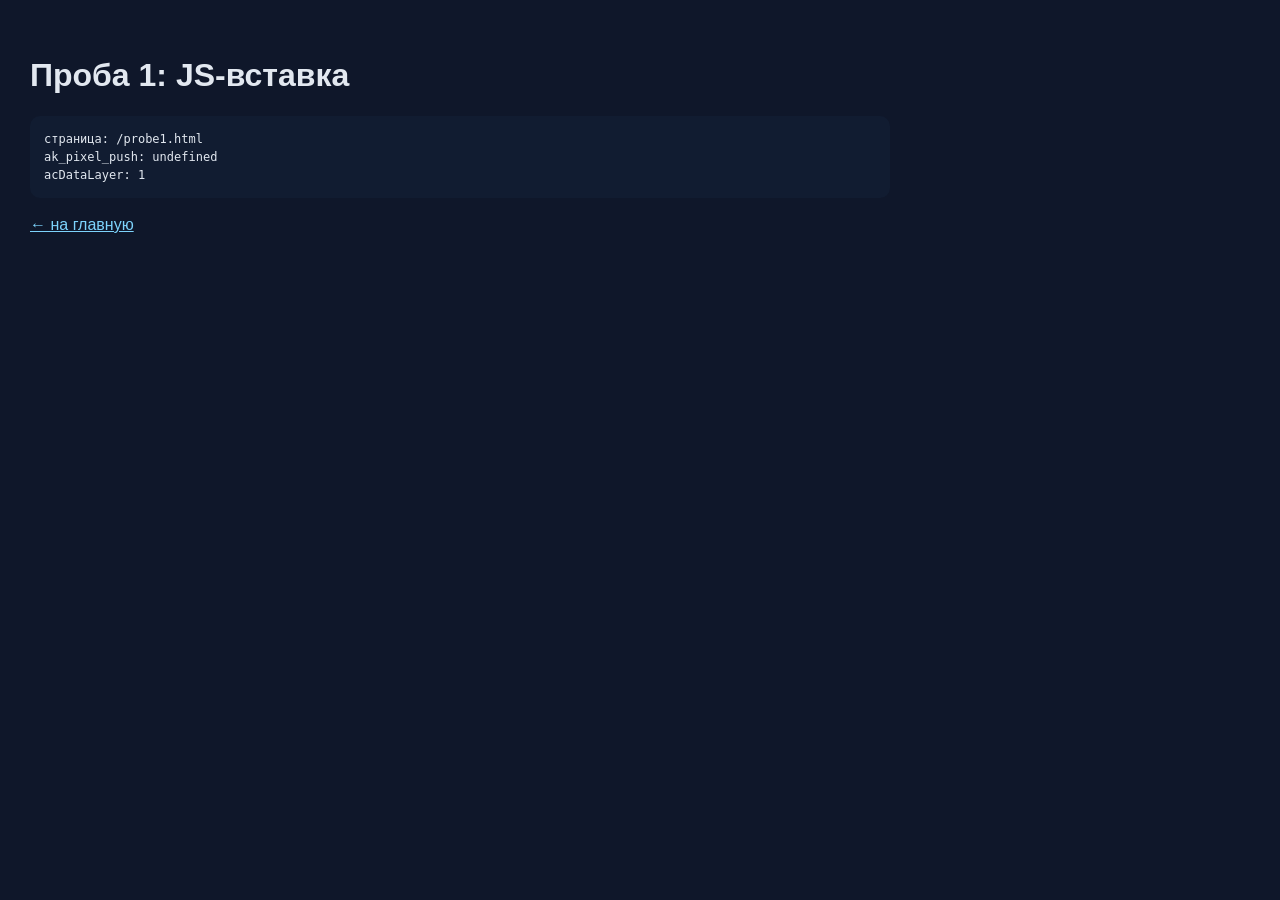
<file: probe1.html>
<!DOCTYPE html>
<html lang="ru"><head><meta charset="UTF-8">
<meta name="viewport" content="width=device-width, initial-scale=1">
<title>Проба 1: JS-вставка</title>
<style>body{font-family:Segoe UI,sans-serif;background:#0f172a;color:#e2e8f0;padding:28px 22px;max-width:860px}pre{font:12px/1.5 Consolas,monospace}a{color:#7dd3fc}</style>
<script>
(function(w,d,dl,id){
  w[dl]=w[dl]||[]; w[dl].push({start:Date.now(),event:'actm-js'});
  var s=d.createElement('script');
  s.async=true; s.type='module';
  s.src='https://pxl-ccrb9qhb8kzxzmmy.dev.altcraft.com/actm/js/actm.js?id='+id;
  s.addEventListener('load',function(){window.__actm='load'});
  s.addEventListener('error',function(){window.__actm='error'});
  var f=d.getElementsByTagName('script')[0];
  f.parentNode.insertBefore(s,f);
})(window,document,'acDataLayer','ATM-4ceAGbhFfaZvGHrV7');
</script>
</head>
<body>
<h1>Проба 1: JS-вставка</h1>
<pre id="out" style="background:#111c31;padding:14px;border-radius:10px;white-space:pre-wrap"></pre>
<script>
var lines=[];
function log(s){lines.push(s);document.getElementById('out').textContent=lines.join('\n');}
log('страница: '+location.pathname);
log('ak_pixel_push: '+typeof window.ak_pixel_push);
log('acDataLayer: '+(window.acDataLayer?window.acDataLayer.length:'нет'));
setTimeout(function(){
  log('--- через 4 с ---');
  log('ak_pixel_push: '+typeof window.ak_pixel_push);
  log('acDataLayer: '+(window.acDataLayer?window.acDataLayer.length:'нет'));
  var c=document.querySelector('script[src*="actm/js/actm.js"]');
  log('скрипт контейнера в DOM: '+(c?'да, src='+c.src.slice(0,60):'НЕТ'));
},4000);
</script>
<p style="margin-top:18px"><a href="index.html">← на главную</a></p>
</body></html>
</file>
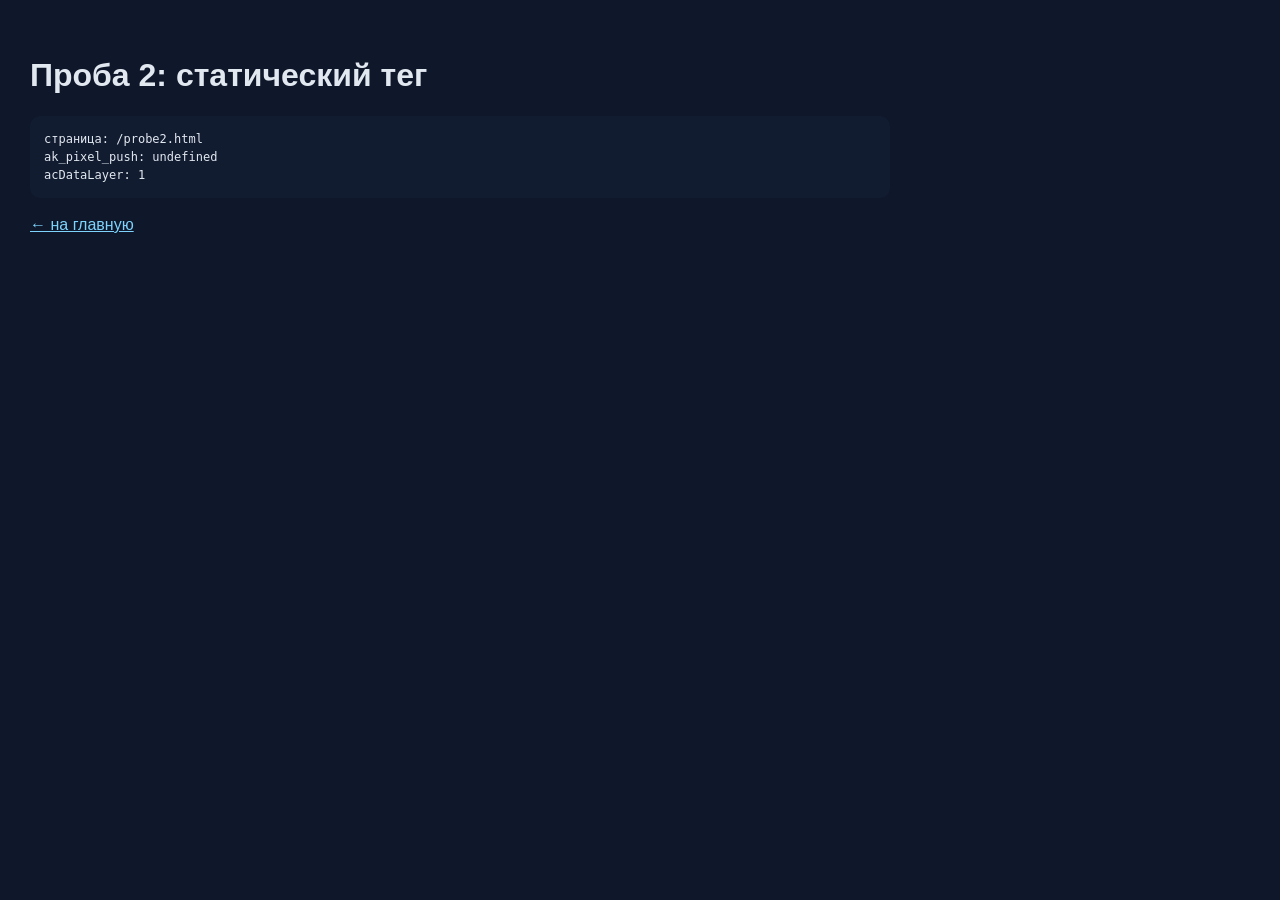
<file: probe2.html>
<!DOCTYPE html>
<html lang="ru"><head><meta charset="UTF-8">
<meta name="viewport" content="width=device-width, initial-scale=1">
<title>Проба 2: статический тег</title>
<style>body{font-family:Segoe UI,sans-serif;background:#0f172a;color:#e2e8f0;padding:28px 22px;max-width:860px}pre{font:12px/1.5 Consolas,monospace}a{color:#7dd3fc}</style>
<script>window.acDataLayer=window.acDataLayer||[];window.acDataLayer.push({start:Date.now(),event:'actm-js'});</script>
<script type="module" async src="https://pxl-ccrb9qhb8kzxzmmy.dev.altcraft.com/actm/js/actm.js?id=ATM-4ceAGbhFfaZvGHrV7"
  onload="window.__actm='load'" onerror="window.__actm='error'"></script>
</head>
<body>
<h1>Проба 2: статический тег</h1>
<pre id="out" style="background:#111c31;padding:14px;border-radius:10px;white-space:pre-wrap"></pre>
<script>
var lines=[];
function log(s){lines.push(s);document.getElementById('out').textContent=lines.join('\n');}
log('страница: '+location.pathname);
log('ak_pixel_push: '+typeof window.ak_pixel_push);
log('acDataLayer: '+(window.acDataLayer?window.acDataLayer.length:'нет'));
setTimeout(function(){
  log('--- через 4 с ---');
  log('ak_pixel_push: '+typeof window.ak_pixel_push);
  log('acDataLayer: '+(window.acDataLayer?window.acDataLayer.length:'нет'));
  var c=document.querySelector('script[src*="actm/js/actm.js"]');
  log('скрипт контейнера в DOM: '+(c?'да, src='+c.src.slice(0,60):'НЕТ'));
},4000);
</script>
<p style="margin-top:18px"><a href="index.html">← на главную</a></p>
</body></html>
</file>
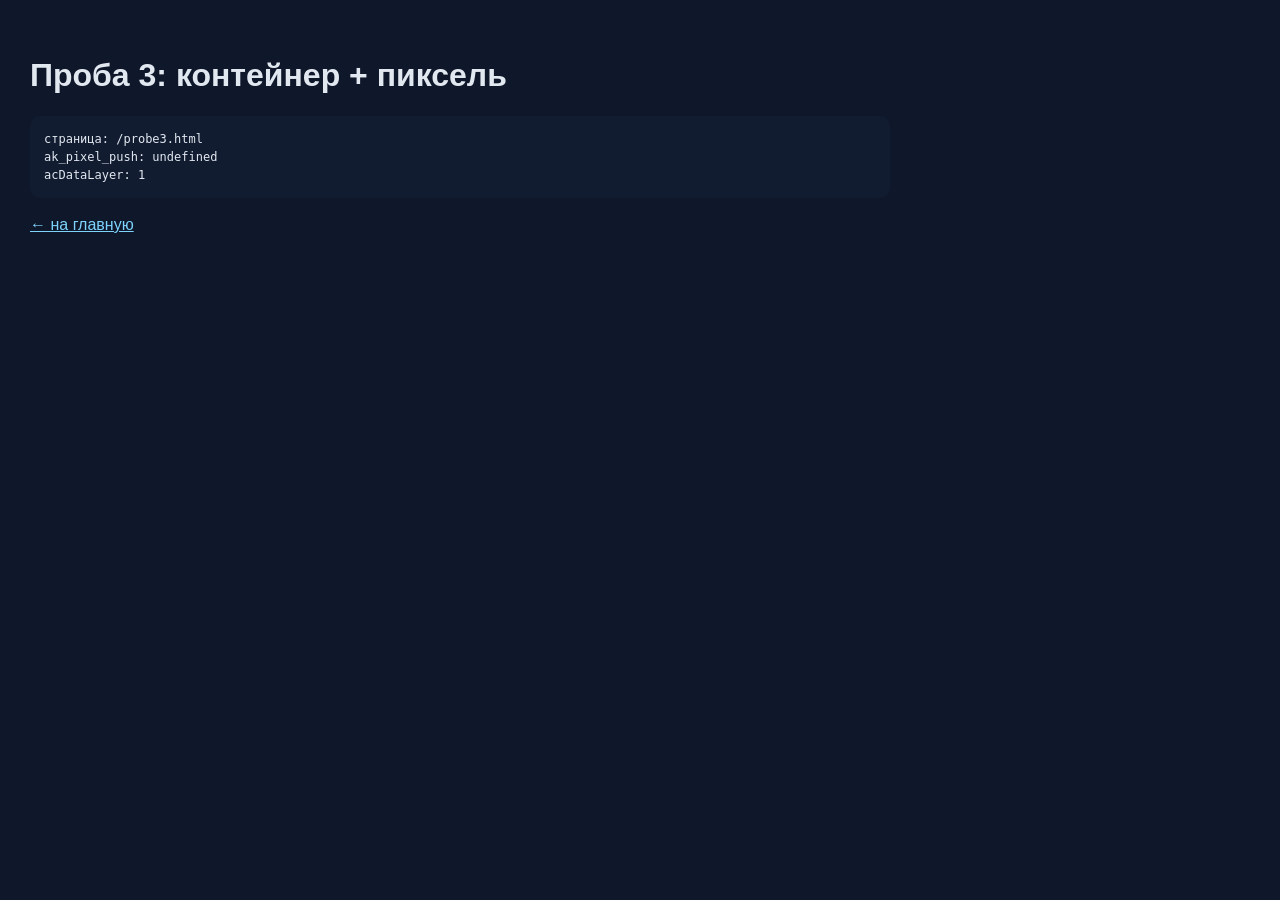
<file: probe3.html>
<!DOCTYPE html>
<html lang="ru"><head><meta charset="UTF-8">
<meta name="viewport" content="width=device-width, initial-scale=1">
<title>Проба 3: контейнер + пиксель</title>
<style>body{font-family:Segoe UI,sans-serif;background:#0f172a;color:#e2e8f0;padding:28px 22px;max-width:860px}pre{font:12px/1.5 Consolas,monospace}a{color:#7dd3fc}</style>
<script>
(function(w,d,dl,id){
  w[dl]=w[dl]||[]; w[dl].push({start:Date.now(),event:'actm-js'});
  var s=d.createElement('script');
  s.async=true; s.type='module';
  s.src='https://pxl-ccrb9qhb8kzxzmmy.dev.altcraft.com/actm/js/actm.js?id='+id;
  s.addEventListener('load',function(){window.__actm='load'});
  s.addEventListener('error',function(){window.__actm='error'});
  var f=d.getElementsByTagName('script')[0];
  f.parentNode.insertBefore(s,f);
})(window,document,'acDataLayer','ATM-4ceAGbhFfaZvGHrV7');
</script>
<script src="https://pxl-ccrb9qhb8kzxzmmy.dev.altcraft.com/ak_container.js?id=OHw3"></script>
</head>
<body>
<h1>Проба 3: контейнер + пиксель</h1>
<pre id="out" style="background:#111c31;padding:14px;border-radius:10px;white-space:pre-wrap"></pre>
<script>
var lines=[];
function log(s){lines.push(s);document.getElementById('out').textContent=lines.join('\n');}
log('страница: '+location.pathname);
log('ak_pixel_push: '+typeof window.ak_pixel_push);
log('acDataLayer: '+(window.acDataLayer?window.acDataLayer.length:'нет'));
setTimeout(function(){
  log('--- через 4 с ---');
  log('ak_pixel_push: '+typeof window.ak_pixel_push);
  log('acDataLayer: '+(window.acDataLayer?window.acDataLayer.length:'нет'));
  var c=document.querySelector('script[src*="actm/js/actm.js"]');
  log('скрипт контейнера в DOM: '+(c?'да, src='+c.src.slice(0,60):'НЕТ'));
},4000);
</script>
<p style="margin-top:18px"><a href="index.html">← на главную</a></p>
</body></html>
</file>
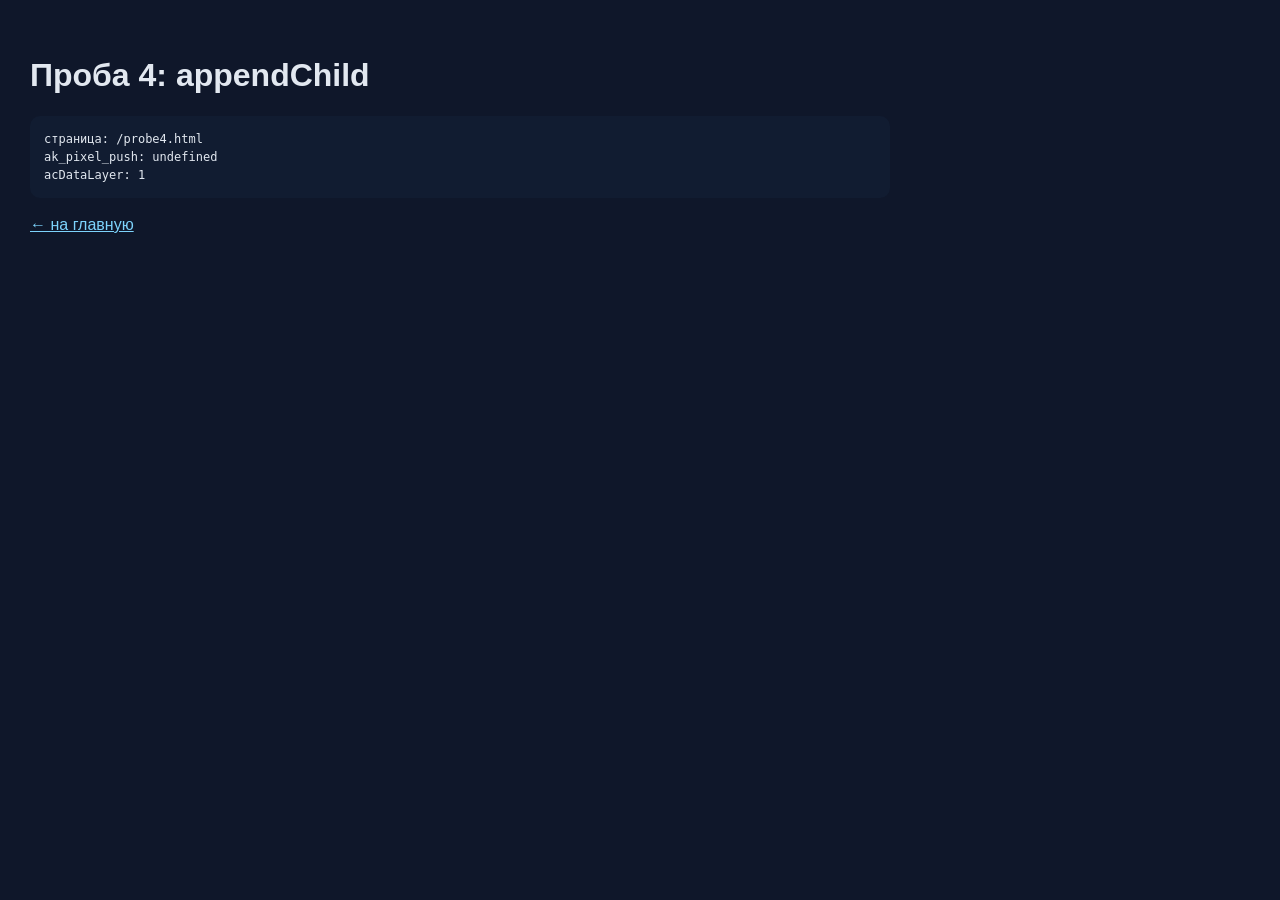
<file: probe4.html>
<!DOCTYPE html>
<html lang="ru"><head><meta charset="UTF-8">
<meta name="viewport" content="width=device-width, initial-scale=1">
<title>Проба 4: appendChild</title>
<style>body{font-family:Segoe UI,sans-serif;background:#0f172a;color:#e2e8f0;padding:28px 22px;max-width:860px}pre{font:12px/1.5 Consolas,monospace}a{color:#7dd3fc}</style>
<script>
window.acDataLayer=window.acDataLayer||[];
window.acDataLayer.push({start:Date.now(),event:'actm-js'});
var s=document.createElement('script');
s.async=true; s.type='module';
s.src='https://pxl-ccrb9qhb8kzxzmmy.dev.altcraft.com/actm/js/actm.js?id=ATM-4ceAGbhFfaZvGHrV7';
s.onload=function(){window.__actm='load'};
s.onerror=function(){window.__actm='error'};
document.head.appendChild(s);
</script>
</head>
<body>
<h1>Проба 4: appendChild</h1>
<pre id="out" style="background:#111c31;padding:14px;border-radius:10px;white-space:pre-wrap"></pre>
<script>
var lines=[];
function log(s){lines.push(s);document.getElementById('out').textContent=lines.join('\n');}
log('страница: '+location.pathname);
log('ak_pixel_push: '+typeof window.ak_pixel_push);
log('acDataLayer: '+(window.acDataLayer?window.acDataLayer.length:'нет'));
setTimeout(function(){
  log('--- через 4 с ---');
  log('ak_pixel_push: '+typeof window.ak_pixel_push);
  log('acDataLayer: '+(window.acDataLayer?window.acDataLayer.length:'нет'));
  var c=document.querySelector('script[src*="actm/js/actm.js"]');
  log('скрипт контейнера в DOM: '+(c?'да, src='+c.src.slice(0,60):'НЕТ'));
},4000);
</script>
<p style="margin-top:18px"><a href="index.html">← на главную</a></p>
</body></html>
</file>
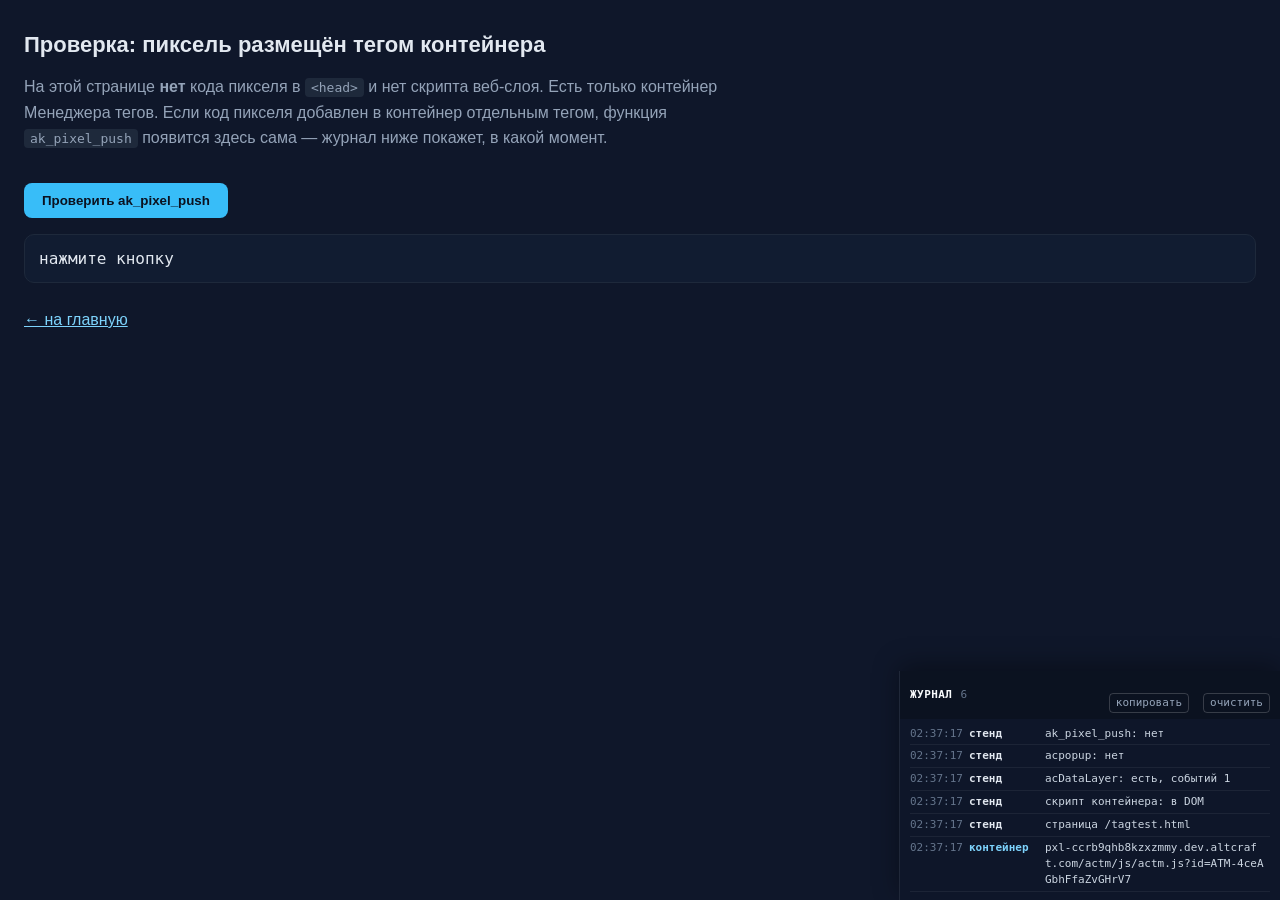
<file: tagtest.html>
<!DOCTYPE html>
<html lang="ru">
<head>
    <meta charset="UTF-8">
    <meta name="viewport" content="width=device-width, initial-scale=1.0">
    <title>Проверка пикселя тегом | BookVerse</title>

    <!-- Менеджер тегов Altcraft: контейнер ATM-4ceAGbhFfaZvGHrV7 -->
    <script>
    (function (window, document, dataLayerName, containerID) {
        window[dataLayerName] = window[dataLayerName] || [];
        window[dataLayerName].push({ 'start': new Date().getTime(), event: 'actm-js' });
        var firstScript = document.getElementsByTagName('script')[0];
        var script = document.createElement('script');
        var dl = dataLayerName !== 'acDataLayer' ? '&l=' + dataLayerName : '';
        script.async = true;
        script.src = 'https://pxl-ccrb9qhb8kzxzmmy.dev.altcraft.com/actm/js/actm.js?id=' + containerID + dl;
        script.type = 'module';
        if (firstScript && firstScript.parentNode) {
            firstScript.parentNode.insertBefore(script, firstScript);
        }
    }(window, document, 'acDataLayer', 'ATM-4ceAGbhFfaZvGHrV7'));
    </script>
    <!-- Журнал стенда -->
    <script src="tm-log.js"></script>

    <style>
        body { font-family: -apple-system, Segoe UI, Roboto, sans-serif; margin: 0; padding: 32px 24px; background: #0f172a; color: #e2e8f0; }
        h1 { font-size: 22px; margin: 0 0 8px; }
        p { color: #94a3b8; max-width: 720px; line-height: 1.6; }
        code { background: #1e293b; padding: 2px 6px; border-radius: 4px; }
        button { margin-top: 16px; padding: 10px 18px; border-radius: 8px; border: 0; background: #38bdf8; color: #0b1220; font-weight: 600; cursor: pointer; }
        #probe { margin-top: 16px; font-family: ui-monospace, Consolas, monospace; white-space: pre-wrap; background: #111c31; border: 1px solid #1e293b; border-radius: 10px; padding: 14px; }
        a { color: #7dd3fc; }
    </style>
</head>
<body>
    <h1>Проверка: пиксель размещён тегом контейнера</h1>
    <p>На этой странице <strong>нет</strong> кода пикселя в <code>&lt;head&gt;</code> и нет скрипта веб-слоя. Есть только контейнер Менеджера тегов. Если код пикселя добавлен в контейнер отдельным тегом, функция <code>ak_pixel_push</code> появится здесь сама — журнал ниже покажет, в какой момент.</p>
    <button id="probe-btn">Проверить ak_pixel_push</button>
    <div id="probe">нажмите кнопку</div>
    <p style="margin-top:24px"><a href="index.html">← на главную</a></p>

    <script>
    function probe() {
        var el = document.getElementById('probe');
        var t = typeof window.ak_pixel_push;
        var tags = window.acDataLayer ? window.acDataLayer.length : 'нет dataLayer';
        el.textContent = 'ak_pixel_push: ' + t + '\nacDataLayer: ' + tags + '\nвремя: ' + new Date().toLocaleTimeString();
    }
    document.getElementById('probe-btn').addEventListener('click', probe);
    setTimeout(probe, 3000);
    </script>
</body>
</html>
</file>
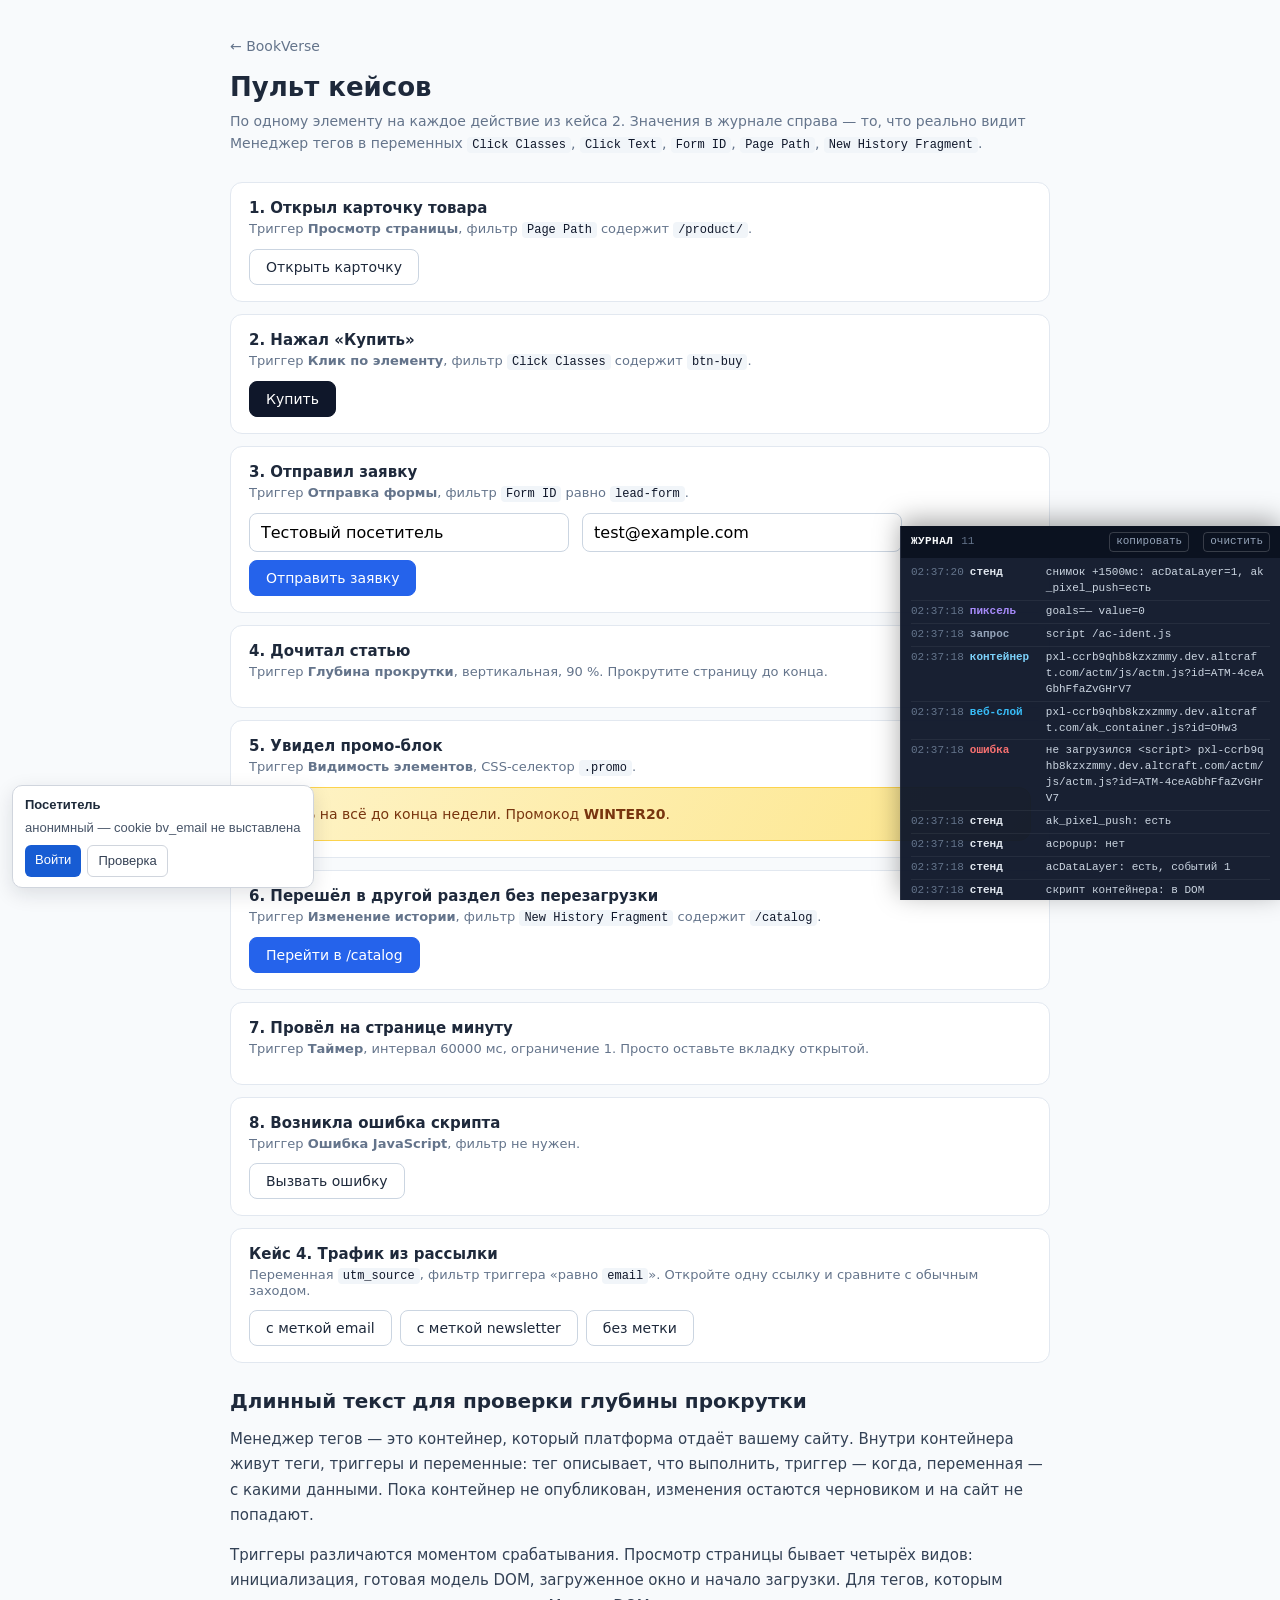
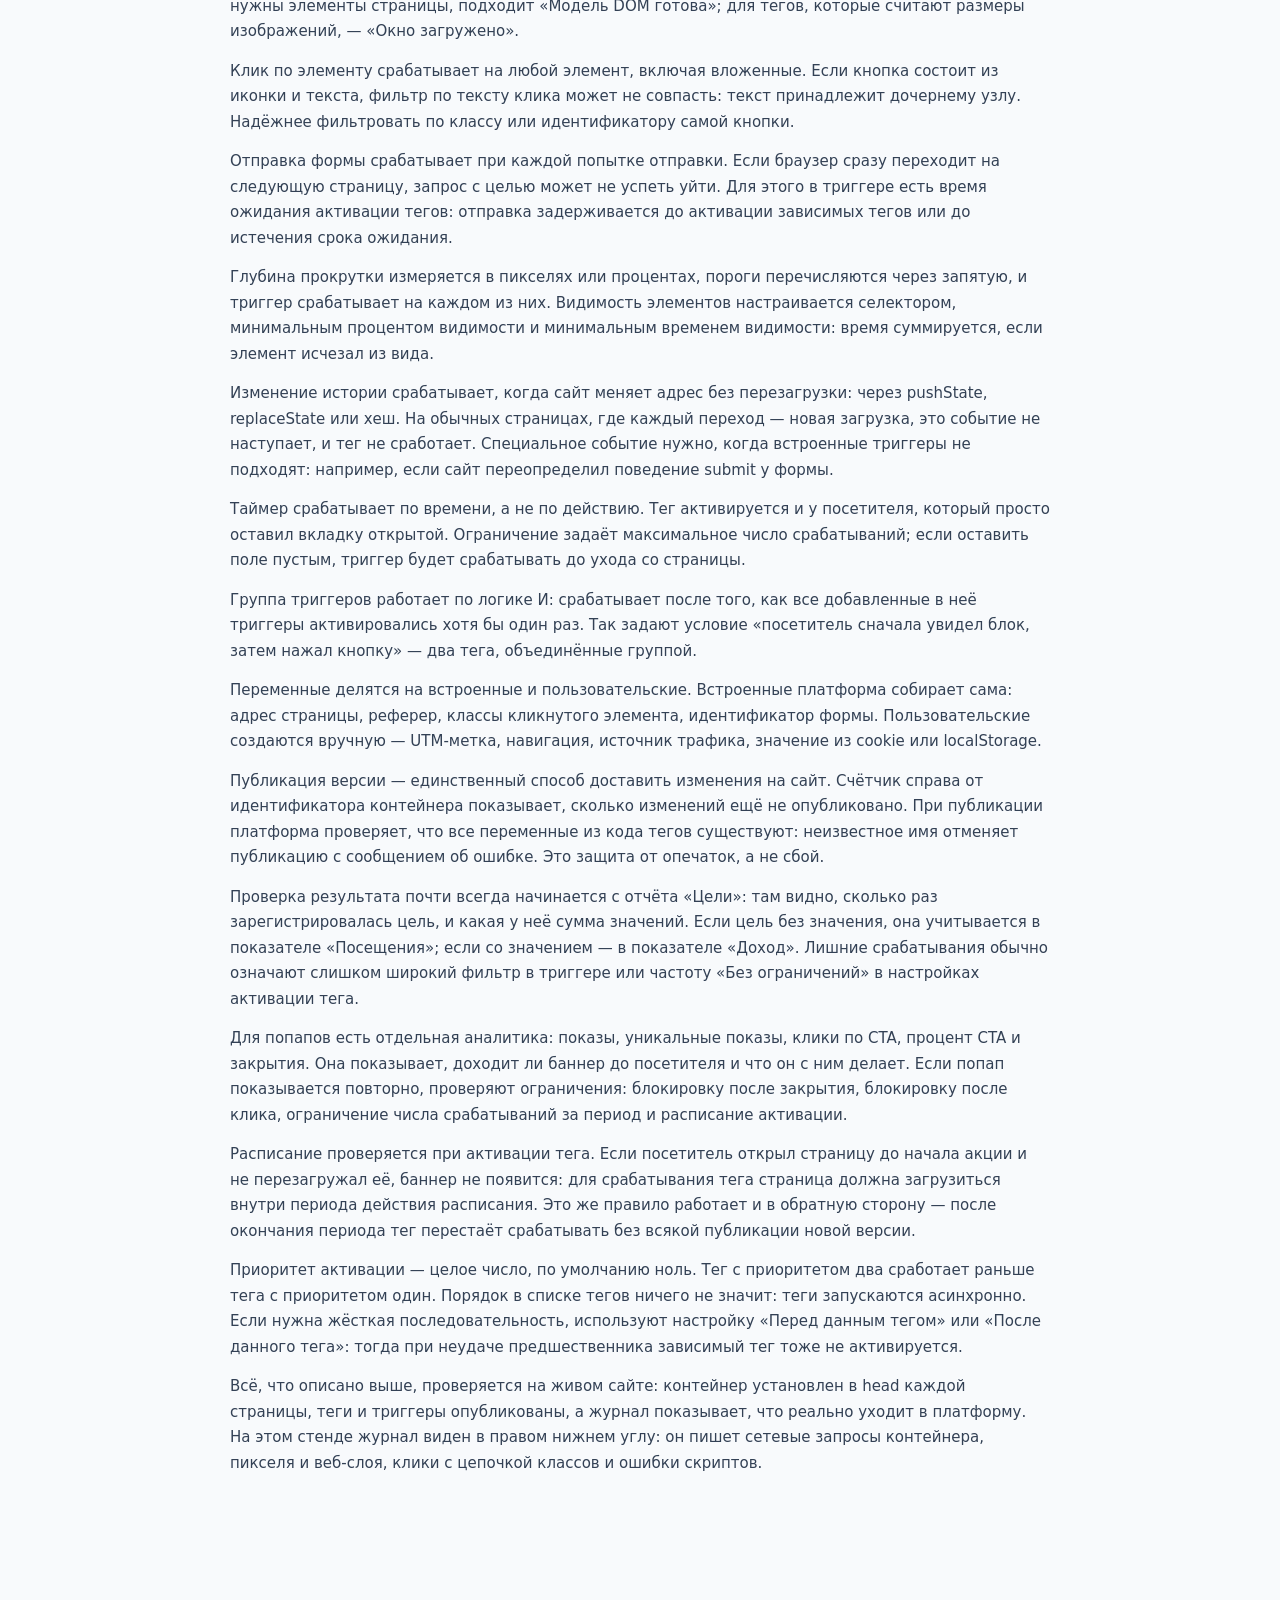
<file: test.html>
<!DOCTYPE html>
<html lang="ru">
<head>
    <meta charset="UTF-8">
    <meta name="viewport" content="width=device-width, initial-scale=1.0">
    <title>Пульт кейсов | BookVerse</title>

    <!-- Менеджер тегов Altcraft: контейнер ATM-4ceAGbhFfaZvGHrV7 -->
    <script>
    (function (window, document, dataLayerName, containerID) {
        window[dataLayerName] = window[dataLayerName] || [];
        window[dataLayerName].push({ 'start': new Date().getTime(), event: 'actm-js' });
        var firstScript = document.getElementsByTagName('script')[0];
        var script = document.createElement('script');
        var dl = dataLayerName !== 'acDataLayer' ? '&l=' + dataLayerName : '';
        script.async = true;
        script.src = 'https://pxl-ccrb9qhb8kzxzmmy.dev.altcraft.com/actm/js/actm.js?id=' + containerID + dl;
        script.type = 'module';
        if (firstScript && firstScript.parentNode) {
            firstScript.parentNode.insertBefore(script, firstScript);
        }
    }(window, document, 'acDataLayer', 'ATM-4ceAGbhFfaZvGHrV7'));
    </script>
    <script src="https://pxl-ccrb9qhb8kzxzmmy.dev.altcraft.com/ak_container.js?id=OHw3"></script>

    <!-- START OF ALTCRAFT PIXEL CODE !-->
    <script type="text/javascript">
    !function(){var e={url:"https://pxl-ccrb9qhb8kzxzmmy.dev.altcraft.com/pixel?k=34FyFph%2BVuyDMPiBaQcTvNk7Jg3MJUl1m%2Fqui6fGQJa6XD9SM9jghQ%3D%3D&s=VTcjeau2FX4%3D",goals:"",value:parseFloat("0"),timeout:parseInt("0"),after_scroll:JSON.parse("false"),auto_load:JSON.parse("true")},o=function(o,t,n,a){var d=[].concat(o).map(function(e){return encodeURIComponent(e)}).join(","),c=encodeURIComponent(String(t||0)),i=encodeURIComponent(n.matching_mode||""),r=encodeURIComponent(n.db_id||0),u=encodeURIComponent(JSON.stringify(n.match||{})),l=encodeURIComponent(JSON.stringify(n.update||{}));setTimeout(function(){(new Image).src=[e.url,"goals="+d,"value="+c,"db_id="+r,"mmode="+i,"match="+u,"update="+l].join("&")},a)},t=!1,n=function(){t||(t=!0,e.after_scroll?document.addEventListener("scroll",function(){(window.pageYOffset||document.documentElement.scrollTop>0)&&o(e.goals,e.value,{},e.timeout)},{once: true}):e.auto_load&&o(e.goals,e.value,{},e.timeout))};"complete"===document.readyState||"interactive"===document.readyState?n():window.addEventListener("load",n);window.ak_pixel_push=function(e,t,n,a,d,c){var i=[];Array.isArray(e)?i=e:i[0]=e,o(i,t,{match:n,update:a,matching_mode:d,db_id:c},0)}}();
    </script>
    <!-- END OF ALTCRAFT PIXEL CODE !-->

    <style>
        * { margin: 0; padding: 0; box-sizing: border-box; }
        body { font-family: system-ui, -apple-system, "Segoe UI", Roboto, sans-serif; color: #1e293b; background: #f8fafc; padding: 36px 20px 80px; }
        .wrap { max-width: 820px; margin: 0 auto; }
        .back { display: inline-block; margin-bottom: 18px; color: #64748b; text-decoration: none; font-size: 14px; }
        h1 { font-size: 26px; margin-bottom: 8px; }
        .lead { color: #64748b; font-size: 14px; margin-bottom: 26px; line-height: 1.6; }
        .item { background: #fff; border: 1px solid #e2e8f0; border-radius: 12px; padding: 16px 18px; margin-bottom: 12px; }
        .item h2 { font-size: 15px; margin-bottom: 4px; }
        .item p { font-size: 13px; color: #64748b; margin-bottom: 12px; }
        code { background: #f1f5f9; padding: 1px 5px; border-radius: 4px; font-size: 12px; color: #0f172a; }
        button, .fake-link { font: inherit; font-size: 14px; padding: 9px 16px; border-radius: 8px; border: 1px solid #cbd5e1; background: #fff; cursor: pointer; text-decoration: none; color: #1e293b; display: inline-block; }
        button.primary { background: #2563eb; border-color: #2563eb; color: #fff; }
        button.btn-buy { background: #0f172a; border-color: #0f172a; color: #fff; }
        form { margin-top: 4px; }
        input { width: 100%; max-width: 320px; font: inherit; padding: 9px 11px; border: 1px solid #cbd5e1; border-radius: 8px; margin: 0 8px 8px 0; }
        .promo { margin-top: 8px; padding: 18px; border-radius: 12px; background: linear-gradient(120deg, #fef3c7, #fde68a); border: 1px solid #fcd34d; color: #78350f; font-size: 14px; }
        .utm { display: flex; flex-wrap: wrap; gap: 8px; margin-top: 6px; }
        article { margin-top: 26px; }
        article p { margin-bottom: 14px; line-height: 1.7; color: #334155; font-size: 15px; }
    </style>
</head>
<body>
<div class="wrap">
    <a class="back" href="index.html">← BookVerse</a>
    <h1>Пульт кейсов</h1>
    <p class="lead">По одному элементу на каждое действие из кейса 2. Значения в журнале справа — то,
        что реально видит Менеджер тегов в переменных <code>Click Classes</code>, <code>Click Text</code>,
        <code>Form ID</code>, <code>Page Path</code>, <code>New History Fragment</code>.</p>

    <div class="item">
        <h2>1. Открыл карточку товара</h2>
        <p>Триггер <b>Просмотр страницы</b>, фильтр <code>Page Path</code> содержит <code>/product/</code>.</p>
        <a class="fake-link" href="product/index.html">Открыть карточку</a>
    </div>

    <div class="item">
        <h2>2. Нажал «Купить»</h2>
        <p>Триггер <b>Клик по элементу</b>, фильтр <code>Click Classes</code> содержит <code>btn-buy</code>.</p>
        <button class="btn-buy">Купить</button>
    </div>

    <div class="item">
        <h2>3. Отправил заявку</h2>
        <p>Триггер <b>Отправка формы</b>, фильтр <code>Form ID</code> равно <code>lead-form</code>.</p>
        <form id="lead-form" onsubmit="event.preventDefault(); this.querySelector('button').textContent = 'Заявка отправлена';">
            <input type="text" name="name" placeholder="Имя" value="Тестовый посетитель">
            <input type="email" name="email" placeholder="Email" value="test@example.com">
            <button class="primary" type="submit">Отправить заявку</button>
        </form>
    </div>

    <div class="item">
        <h2>4. Дочитал статью</h2>
        <p>Триггер <b>Глубина прокрутки</b>, вертикальная, 90 %. Прокрутите страницу до конца.</p>
    </div>

    <div class="item">
        <h2>5. Увидел промо-блок</h2>
        <p>Триггер <b>Видимость элементов</b>, CSS-селектор <code>.promo</code>.</p>
        <div class="promo">−20 % на всё до конца недели. Промокод <b>WINTER20</b>.</div>
    </div>

    <div class="item">
        <h2>6. Перешёл в другой раздел без перезагрузки</h2>
        <p>Триггер <b>Изменение истории</b>, фильтр <code>New History Fragment</code> содержит <code>/catalog</code>.</p>
        <button id="nav-btn" class="primary">Перейти в /catalog</button>
    </div>

    <div class="item">
        <h2>7. Провёл на странице минуту</h2>
        <p>Триггер <b>Таймер</b>, интервал 60000 мс, ограничение 1. Просто оставьте вкладку открытой.</p>
    </div>

    <div class="item">
        <h2>8. Возникла ошибка скрипта</h2>
        <p>Триггер <b>Ошибка JavaScript</b>, фильтр не нужен.</p>
        <button id="js-error">Вызвать ошибку</button>
    </div>

    <div class="item">
        <h2>Кейс 4. Трафик из рассылки</h2>
        <p>Переменная <code>utm_source</code>, фильтр триггера «равно <code>email</code>».
            Откройте одну ссылку и сравните с обычным заходом.</p>
        <div class="utm">
            <a class="fake-link" href="test.html?utm_source=email&amp;utm_medium=email">с меткой email</a>
            <a class="fake-link" href="test.html?utm_source=newsletter&amp;utm_medium=email">с меткой newsletter</a>
            <a class="fake-link" href="test.html">без метки</a>
        </div>
    </div>

    <article>
        <h2 style="font-size:20px;margin-bottom:14px">Длинный текст для проверки глубины прокрутки</h2>
        <p>Менеджер тегов — это контейнер, который платформа отдаёт вашему сайту. Внутри контейнера
            живут теги, триггеры и переменные: тег описывает, что выполнить, триггер — когда, переменная —
            с какими данными. Пока контейнер не опубликован, изменения остаются черновиком и на сайт не попадают.</p>
        <p>Триггеры различаются моментом срабатывания. Просмотр страницы бывает четырёх видов: инициализация,
            готовая модель DOM, загруженное окно и начало загрузки. Для тегов, которым нужны элементы страницы,
            подходит «Модель DOM готова»; для тегов, которые считают размеры изображений, — «Окно загружено».</p>
        <p>Клик по элементу срабатывает на любой элемент, включая вложенные. Если кнопка состоит из иконки
            и текста, фильтр по тексту клика может не совпасть: текст принадлежит дочернему узлу. Надёжнее
            фильтровать по классу или идентификатору самой кнопки.</p>
        <p>Отправка формы срабатывает при каждой попытке отправки. Если браузер сразу переходит на следующую
            страницу, запрос с целью может не успеть уйти. Для этого в триггере есть время ожидания активации
            тегов: отправка задерживается до активации зависимых тегов или до истечения срока ожидания.</p>
        <p>Глубина прокрутки измеряется в пикселях или процентах, пороги перечисляются через запятую, и триггер
            срабатывает на каждом из них. Видимость элементов настраивается селектором, минимальным процентом
            видимости и минимальным временем видимости: время суммируется, если элемент исчезал из вида.</p>
        <p>Изменение истории срабатывает, когда сайт меняет адрес без перезагрузки: через pushState, replaceState
            или хеш. На обычных страницах, где каждый переход — новая загрузка, это событие не наступает,
            и тег не сработает. Специальное событие нужно, когда встроенные триггеры не подходят: например,
            если сайт переопределил поведение submit у формы.</p>
        <p>Таймер срабатывает по времени, а не по действию. Тег активируется и у посетителя, который просто
            оставил вкладку открытой. Ограничение задаёт максимальное число срабатываний; если оставить поле
            пустым, триггер будет срабатывать до ухода со страницы.</p>
        <p>Группа триггеров работает по логике И: срабатывает после того, как все добавленные в неё триггеры
            активировались хотя бы один раз. Так задают условие «посетитель сначала увидел блок, затем нажал
            кнопку» — два тега, объединённые группой.</p>
        <p>Переменные делятся на встроенные и пользовательские. Встроенные платформа собирает сама: адрес
            страницы, реферер, классы кликнутого элемента, идентификатор формы. Пользовательские создаются
            вручную — UTM-метка, навигация, источник трафика, значение из cookie или localStorage.</p>
        <p>Публикация версии — единственный способ доставить изменения на сайт. Счётчик справа от идентификатора
            контейнера показывает, сколько изменений ещё не опубликовано. При публикации платформа проверяет,
            что все переменные из кода тегов существуют: неизвестное имя отменяет публикацию с сообщением
            об ошибке. Это защита от опечаток, а не сбой.</p>
        <p>Проверка результата почти всегда начинается с отчёта «Цели»: там видно, сколько раз зарегистрировалась
            цель, и какая у неё сумма значений. Если цель без значения, она учитывается в показателе «Посещения»;
            если со значением — в показателе «Доход». Лишние срабатывания обычно означают слишком широкий фильтр
            в триггере или частоту «Без ограничений» в настройках активации тега.</p>
        <p>Для попапов есть отдельная аналитика: показы, уникальные показы, клики по CTA, процент CTA и закрытия.
            Она показывает, доходит ли баннер до посетителя и что он с ним делает. Если попап показывается
            повторно, проверяют ограничения: блокировку после закрытия, блокировку после клика, ограничение
            числа срабатываний за период и расписание активации.</p>
        <p>Расписание проверяется при активации тега. Если посетитель открыл страницу до начала акции и не
            перезагружал её, баннер не появится: для срабатывания тега страница должна загрузиться внутри
            периода действия расписания. Это же правило работает и в обратную сторону — после окончания
            периода тег перестаёт срабатывать без всякой публикации новой версии.</p>
        <p>Приоритет активации — целое число, по умолчанию ноль. Тег с приоритетом два сработает раньше тега
            с приоритетом один. Порядок в списке тегов ничего не значит: теги запускаются асинхронно. Если
            нужна жёсткая последовательность, используют настройку «Перед данным тегом» или «После данного
            тега»: тогда при неудаче предшественника зависимый тег тоже не активируется.</p>
        <p>Всё, что описано выше, проверяется на живом сайте: контейнер установлен в head каждой страницы,
            теги и триггеры опубликованы, а журнал показывает, что реально уходит в платформу. На этом стенде
            журнал виден в правом нижнем углу: он пишет сетевые запросы контейнера, пикселя и веб-слоя, клики
            с цепочкой классов и ошибки скриптов.</p>
    </article>
</div>

<script>
    document.getElementById('nav-btn').addEventListener('click', function () {
        history.pushState({ section: 'catalog' }, '', 'catalog/section-2');
        document.getElementById('nav-btn').textContent = 'Адрес изменён: ' + location.pathname + location.search;
    });

    document.getElementById('js-error').addEventListener('click', function () {
        setTimeout(function () { throw new Error('Тестовая ошибка для триггера «Ошибка JavaScript»'); }, 0);
    });
</script>

<script>
    /* Автопроход кейсов: test.html?auto=1 — только для проверки, на обычной странице не работает */
    if (/[?&]auto=1/.test(location.search)) {
        var step = function (ms, fn) { setTimeout(fn, ms); };
        step(1500, function () { document.querySelector('.btn-buy').click(); });
        step(3000, function () { document.getElementById('lead-form').requestSubmit(); });
        step(4500, function () { document.getElementById('nav-btn').click(); });
        step(6000, function () { document.getElementById('js-error').click(); });
        step(7500, function () { document.querySelector('.promo').scrollIntoView({ block: 'center' }); });
        step(9000, function () { window.scrollTo(0, document.body.scrollHeight); });
    }
</script>

<!-- Журнал событий стенда -->
<script src="tm-log.js"></script>
<script src="ac-ident.js"></script>
</body>
</html>
</file>
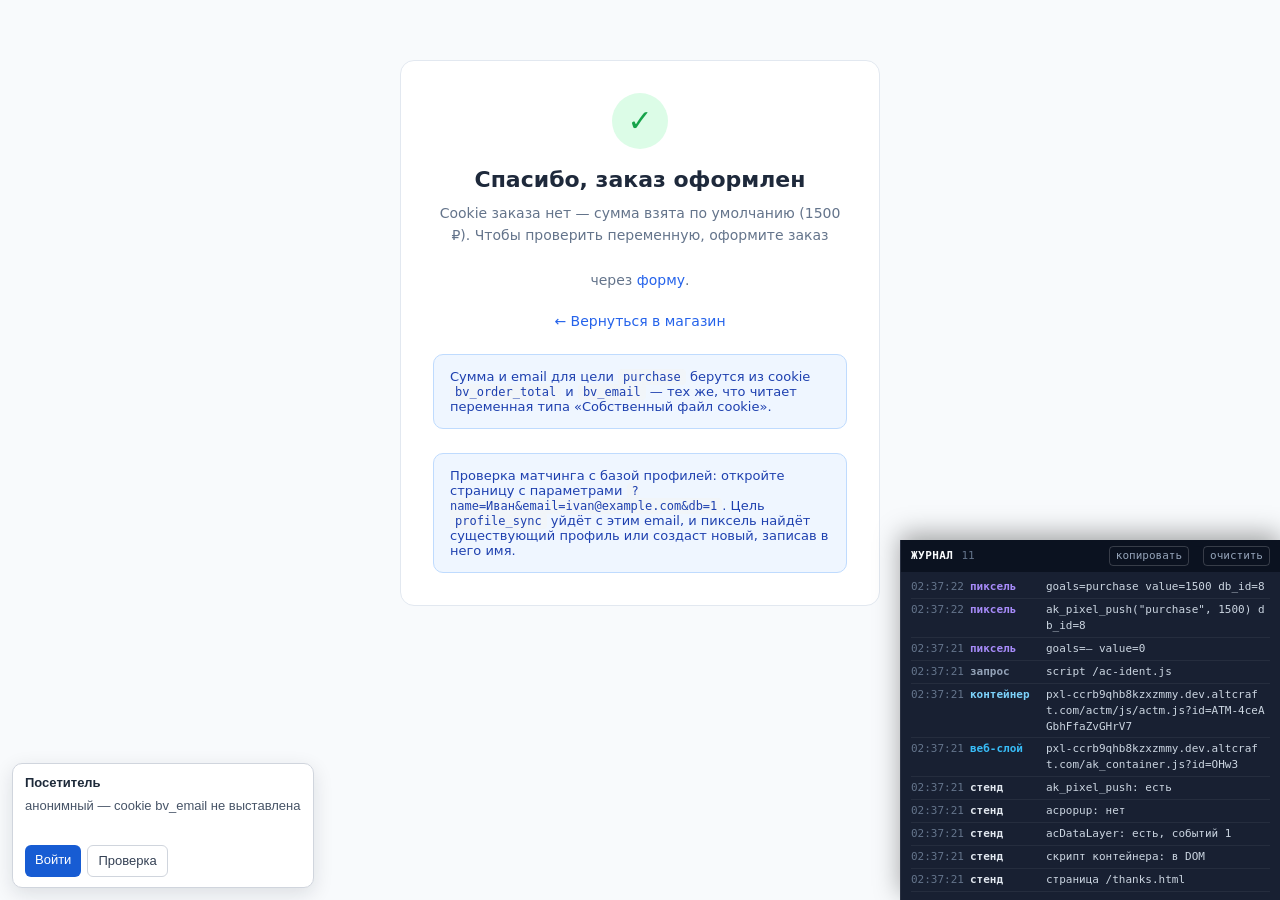
<file: thanks.html>
<!DOCTYPE html>
<html lang="ru">
<head>
    <meta charset="UTF-8">
    <meta name="viewport" content="width=device-width, initial-scale=1.0">
    <title>Спасибо за заказ | BookVerse</title>

    <!-- Менеджер тегов Altcraft: контейнер ATM-4ceAGbhFfaZvGHrV7 -->
    <script>
    (function (window, document, dataLayerName, containerID) {
        window[dataLayerName] = window[dataLayerName] || [];
        window[dataLayerName].push({ 'start': new Date().getTime(), event: 'actm-js' });
        var firstScript = document.getElementsByTagName('script')[0];
        var script = document.createElement('script');
        var dl = dataLayerName !== 'acDataLayer' ? '&l=' + dataLayerName : '';
        script.async = true;
        script.src = 'https://pxl-ccrb9qhb8kzxzmmy.dev.altcraft.com/actm/js/actm.js?id=' + containerID + dl;
        script.type = 'module';
        if (firstScript && firstScript.parentNode) {
            firstScript.parentNode.insertBefore(script, firstScript);
        }
    }(window, document, 'acDataLayer', 'ATM-4ceAGbhFfaZvGHrV7'));
    </script>
    <script src="https://pxl-ccrb9qhb8kzxzmmy.dev.altcraft.com/ak_container.js?id=OHw3"></script>

    <!-- START OF ALTCRAFT PIXEL CODE !-->
    <script type="text/javascript">
    !function(){var e={url:"https://pxl-ccrb9qhb8kzxzmmy.dev.altcraft.com/pixel?k=34FyFph%2BVuyDMPiBaQcTvNk7Jg3MJUl1m%2Fqui6fGQJa6XD9SM9jghQ%3D%3D&s=VTcjeau2FX4%3D",goals:"",value:parseFloat("0"),timeout:parseInt("0"),after_scroll:JSON.parse("false"),auto_load:JSON.parse("true")},o=function(o,t,n,a){var d=[].concat(o).map(function(e){return encodeURIComponent(e)}).join(","),c=encodeURIComponent(String(t||0)),i=encodeURIComponent(n.matching_mode||""),r=encodeURIComponent(n.db_id||0),u=encodeURIComponent(JSON.stringify(n.match||{})),l=encodeURIComponent(JSON.stringify(n.update||{}));setTimeout(function(){(new Image).src=[e.url,"goals="+d,"value="+c,"db_id="+r,"mmode="+i,"match="+u,"update="+l].join("&")},a)},t=!1,n=function(){t||(t=!0,e.after_scroll?document.addEventListener("scroll",function(){(window.pageYOffset||document.documentElement.scrollTop>0)&&o(e.goals,e.value,{},e.timeout)},{once: true}):e.auto_load&&o(e.goals,e.value,{},e.timeout))};"complete"===document.readyState||"interactive"===document.readyState?n():window.addEventListener("load",n);window.ak_pixel_push=function(e,t,n,a,d,c){var i=[];Array.isArray(e)?i=e:i[0]=e,o(i,t,{match:n,update:a,matching_mode:d,db_id:c},0)}}();
    </script>
    <!-- END OF ALTCRAFT PIXEL CODE !-->

    <style>
        * { margin: 0; padding: 0; box-sizing: border-box; }
        body { font-family: system-ui, -apple-system, "Segoe UI", Roboto, sans-serif; color: #1e293b; background: #f8fafc; padding: 60px 20px; }
        .wrap { max-width: 480px; margin: 0 auto; background: #fff; border: 1px solid #e2e8f0; border-radius: 14px; padding: 32px; text-align: center; }
        .tick { width: 56px; height: 56px; margin: 0 auto 18px; border-radius: 50%; background: #dcfce7; color: #16a34a; font-size: 30px; line-height: 56px; }
        h1 { font-size: 22px; margin-bottom: 10px; }
        p { color: #64748b; font-size: 14px; line-height: 1.6; }
        a { display: inline-block; margin-top: 22px; color: #2563eb; text-decoration: none; font-size: 14px; }
        .note { margin-top: 24px; padding: 14px 16px; background: #eff6ff; border: 1px solid #bfdbfe; border-radius: 10px; font-size: 13px; color: #1e40af; text-align: left; }
        code { background: #f1f5f9; padding: 1px 5px; border-radius: 4px; font-size: 12px; }
    </style>
</head>
<body>
<div class="wrap">
    <div class="tick">✓</div>
    <h1>Спасибо, заказ оформлен</h1>
    <p id="summary">Загружаю данные заказа…</p>
    <a href="index.html">← Вернуться в магазин</a>

    <div class="note" id="where">
        Сумма и email для цели <code>purchase</code> берутся из cookie <code>bv_order_total</code>
        и <code>bv_email</code> — тех же, что читает переменная типа «Собственный файл cookie».
    </div>

    <div class="note">
        Проверка матчинга с базой профилей: откройте страницу с параметрами
        <code>?name=Иван&amp;email=ivan@example.com&amp;db=1</code>.
        Цель <code>profile_sync</code> уйдёт с этим email, и пиксель найдёт существующий профиль
        или создаст новый, записав в него имя.
    </div>
</div>



<!-- Журнал событий стенда -->
<script src="tm-log.js"></script>
<script src="ac-ident.js"></script>
<script>
(function () {
    var who = window.BV ? window.BV.profile() : { email: '', name: '' };
    var order = window.BV ? window.BV.lastOrder() : { total: '', id: '' };
    var total = parseFloat(order.total || '1500');
    var number = order.id || 'TM-1500';

    var summary = document.getElementById('summary');
    if (order.total) {
        summary.innerHTML = 'Заказ <strong>' + number + '</strong> на сумму <strong>' + total +
            ' ₽</strong>. Цель <code>purchase</code> со значением ' + total +
            ' появится в отчёте «Цели» в показателе «Доход».';
    } else {
        summary.innerHTML = 'Cookie заказа нет — сумма взята по умолчанию (1500 ₽). ' +
            'Чтобы проверить переменную, оформите заказ через <a href="checkout.html">форму</a>.';
    }

    /* Цель purchase: значение — сумма из cookie, match — email из cookie. */
    window.setTimeout(function () {
        if (typeof window.ak_pixel_push !== 'function') return;
        var match = who.email ? { email: who.email } : undefined;
        window.ak_pixel_push('purchase', total, match, {}, who.email ? 'email' : undefined, 8);
    }, 600);

    /* Демонстрация матчинга из адреса страницы: ?email=...&name=...&db=1 */
    var q = new URLSearchParams(location.search);
    var fromUrl = (q.get('email') || '').trim();
    if (!fromUrl || typeof window.ak_pixel_push !== 'function') return;

    var name = (q.get('name') || '').trim();
    var db = parseInt(q.get('db') || '8', 10) || 0;
    var parts = name ? name.split(/\s+/) : [];
    var update = {};
    if (parts[0]) update._fname = parts[0];
    if (parts.length > 1) update._lname = parts.slice(1).join(' ');

    window.setTimeout(function () {
        window.ak_pixel_push('profile_sync', 0, { email: fromUrl }, update, 'email', db);
    }, 900);
})();
</script>

</body>
</html>
</file>
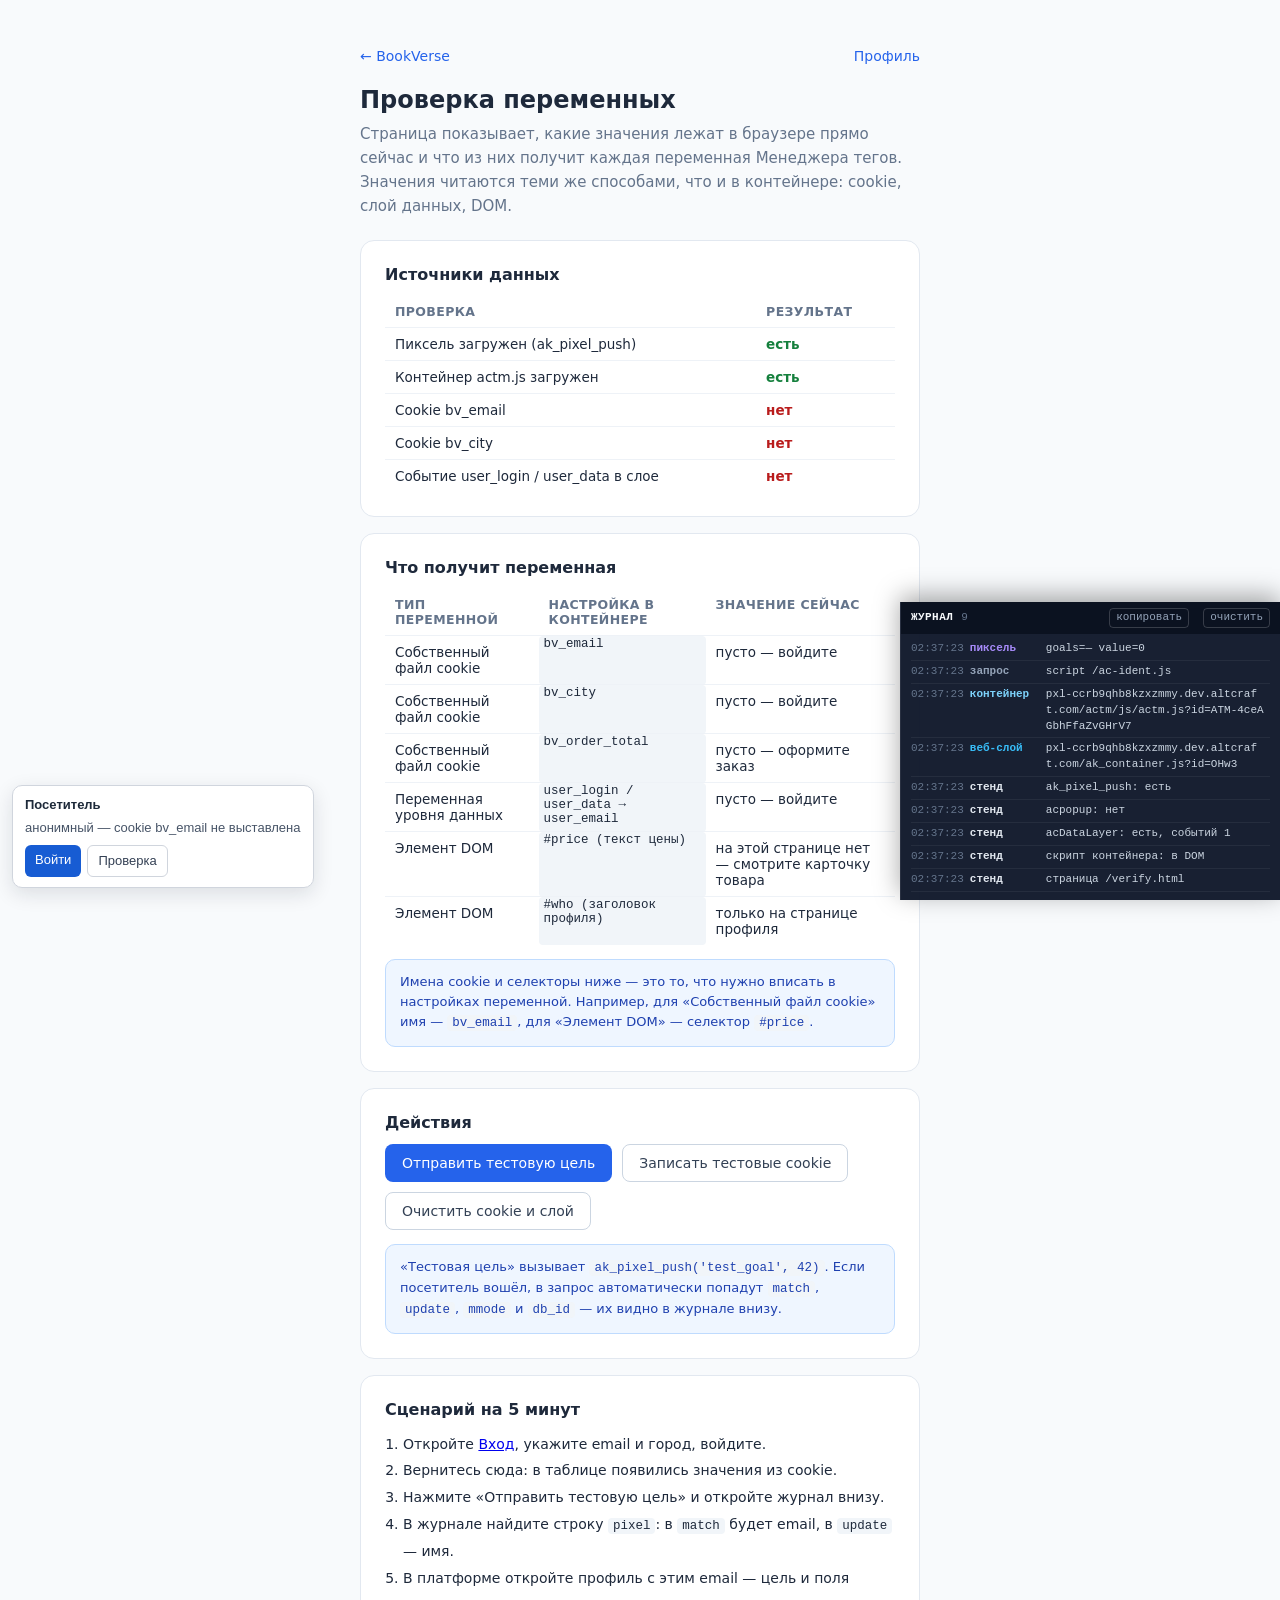
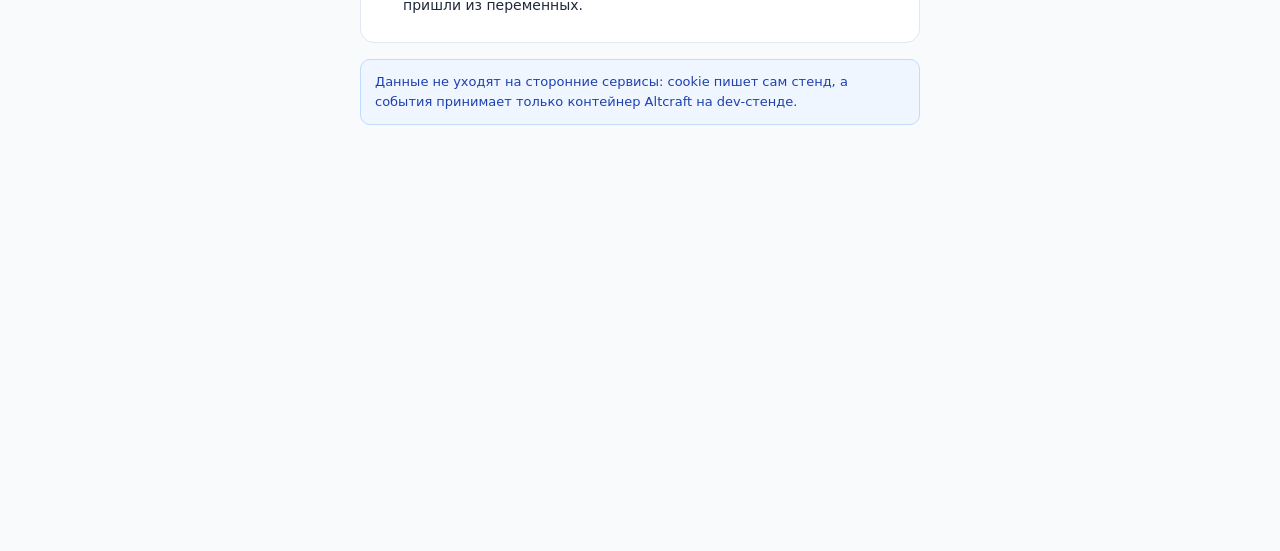
<file: verify.html>
<!DOCTYPE html>
<html lang="ru">
<head>
    <meta charset="UTF-8">
    <meta name="viewport" content="width=device-width, initial-scale=1.0">
    <title>Проверка переменных | BookVerse</title>

    <!-- Менеджер тегов Altcraft: контейнер ATM-4ceAGbhFfaZvGHrV7 -->
    <script>
    (function (window, document, dataLayerName, containerID) {
        window[dataLayerName] = window[dataLayerName] || [];
        window[dataLayerName].push({ 'start': new Date().getTime(), event: 'actm-js' });
        var firstScript = document.getElementsByTagName('script')[0];
        var script = document.createElement('script');
        var dl = dataLayerName !== 'acDataLayer' ? '&l=' + dataLayerName : '';
        script.async = true;
        script.src = 'https://pxl-ccrb9qhb8kzxzmmy.dev.altcraft.com/actm/js/actm.js?id=' + containerID + dl;
        script.type = 'module';
        if (firstScript && firstScript.parentNode) {
            firstScript.parentNode.insertBefore(script, firstScript);
        }
    }(window, document, 'acDataLayer', 'ATM-4ceAGbhFfaZvGHrV7'));
    </script>
    <script src="https://pxl-ccrb9qhb8kzxzmmy.dev.altcraft.com/ak_container.js?id=OHw3"></script>

    <!-- START OF ALTCRAFT PIXEL CODE !-->
    <script type="text/javascript">
    !function(){var e={url:"https://pxl-ccrb9qhb8kzxzmmy.dev.altcraft.com/pixel?k=34FyFph%2BVuyDMPiBaQcTvNk7Jg3MJUl1m%2Fqui6fGQJa6XD9SM9jghQ%3D%3D&s=VTcjeau2FX4%3D",goals:"",value:parseFloat("0"),timeout:parseInt("0"),after_scroll:JSON.parse("false"),auto_load:JSON.parse("true")},o=function(o,t,n,a){var d=[].concat(o).map(function(e){return encodeURIComponent(e)}).join(","),c=encodeURIComponent(String(t||0)),i=encodeURIComponent(n.matching_mode||""),r=encodeURIComponent(n.db_id||0),u=encodeURIComponent(JSON.stringify(n.match||{})),l=encodeURIComponent(JSON.stringify(n.update||{}));setTimeout(function(){(new Image).src=[e.url,"goals="+d,"value="+c,"db_id="+r,"mmode="+i,"match="+u,"update="+l].join("&")},a)},t=!1,n=function(){t||(t=!0,e.after_scroll?document.addEventListener("scroll",function(){(window.pageYOffset||document.documentElement.scrollTop>0)&&o(e.goals,e.value,{},e.timeout)},{once: true}):e.auto_load&&o(e.goals,e.value,{},e.timeout))};"complete"===document.readyState||"interactive"===document.readyState?n():window.addEventListener("load",n);window.ak_pixel_push=function(e,t,n,a,d,c){var i=[];Array.isArray(e)?i=e:i[0]=e,o(i,t,{match:n,update:a,matching_mode:d,db_id:c},0)}}();
    </script>
    <!-- END OF ALTCRAFT PIXEL CODE !-->

    <link rel="stylesheet" href="stand.css">
<script>
/* ?clean=1 — скрыть плавающие панели (журнал и карточку посетителя) для скриншотов */
(function () {
  if (!/[?&]clean=1/.test(location.search)) return;
  var css = 'body{padding-bottom:0!important}#tm-log,#bv-panel{display:none!important}'
          + '.wrap.wide{margin:0 auto!important;max-width:760px!important}';
  var s = document.createElement('style');
  s.textContent = css;
  document.head.appendChild(s);
}());
</script>

</head>
<body>
<div class="wrap">
    <div class="top">
        <a href="index.html">← BookVerse</a>
        <a href="account.html">Профиль</a>
    </div>

    <h1>Проверка переменных</h1>
    <p class="lead">
        Страница показывает, какие значения лежат в браузере прямо сейчас и что из них
        получит каждая переменная Менеджера тегов. Значения читаются теми же способами,
        что и в контейнере: cookie, слой данных, DOM.
    </p>

    <div class="card">
        <h2 style="font-size:16px;margin-bottom:12px">Источники данных</h2>
        <div id="state" class="muted">Читаю…</div>
    </div>

    <div class="card">
        <h2 style="font-size:16px;margin-bottom:12px">Что получит переменная</h2>
        <table>
            <thead>
                <tr><th>Тип переменной</th><th>Настройка в контейнере</th><th>Значение сейчас</th></tr>
            </thead>
            <tbody id="vars"></tbody>
        </table>
        <div class="note">
            Имена cookie и селекторы ниже — это то, что нужно вписать в настройках переменной.
            Например, для «Собственный файл cookie» имя — <code>bv_email</code>,
            для «Элемент DOM» — селектор <code>#price</code>.
        </div>
    </div>

    <div class="card">
        <h2 style="font-size:16px;margin-bottom:12px">Действия</h2>
        <div class="row">
            <button type="button" id="test-goal">Отправить тестовую цель</button>
            <button type="button" class="secondary" id="fill">Записать тестовые cookie</button>
            <button type="button" class="secondary" id="reset">Очистить cookie и слой</button>
        </div>
        <div class="note" id="hint">
            «Тестовая цель» вызывает <code>ak_pixel_push('test_goal', 42)</code>.
            Если посетитель вошёл, в запрос автоматически попадут <code>match</code>,
            <code>update</code>, <code>mmode</code> и <code>db_id</code> — их видно в журнале внизу.
        </div>
    </div>

    <div class="card">
        <h2 style="font-size:16px;margin-bottom:12px">Сценарий на 5 минут</h2>
        <ol style="margin-left:18px;font-size:14px;line-height:1.9">
            <li>Откройте <a href="auth.html">Вход</a>, укажите email и город, войдите.</li>
            <li>Вернитесь сюда: в таблице появились значения из cookie.</li>
            <li>Нажмите «Отправить тестовую цель» и откройте журнал внизу.</li>
            <li>В журнале найдите строку <code>pixel</code>: в <code>match</code> будет email, в <code>update</code> — имя.</li>
            <li>В платформе откройте профиль с этим email — цель и поля пришли из переменных.</li>
        </ol>
    </div>

    <div class="note">
        Данные не уходят на сторонние сервисы: cookie пишет сам стенд, а события принимает
        только контейнер Altcraft на dev-стенде.
    </div>
</div>

<script src="tm-log.js"></script>
<script src="ac-ident.js"></script>
<script>
(function () {
    function readDom(selector) {
        var node = document.querySelector(selector);
        if (!node) return null;
        return (node.value || node.textContent || '').trim() || null;
    }

    function flags() {
        var who = window.BV ? window.BV.profile() : {};
        var cookies = window.BV ? window.BV.cookies() : {};
        var events = (window.acDataLayer || []).filter(function (i) { return i && i.event; });
        return {
            email: who.email || '',
            name: who.name || '',
            city: who.city || '',
            cookies: cookies,
            events: events,
            pixel: typeof window.ak_pixel_push === 'function',
            container: !!window.actm || !!document.querySelector('script[src*="actm.js"]')
        };
    }

    function badge(ok, textOk, textBad) {
        var span = document.createElement('span');
        span.className = ok ? 'ok' : 'bad';
        span.textContent = ok ? textOk : textBad;
        return span;
    }

    function row(parent, cells) {
        var tr = document.createElement('tr');
        cells.forEach(function (value) {
            var td = document.createElement('td');
            if (value && value.nodeType) td.appendChild(value);
            else {
                td.textContent = value === null || value === undefined || value === '' ? '—' : String(value);
                if (/^bv_|^#|^user_login|^\{/.test(String(value))) td.className = 'mono';
            }
            tr.appendChild(td);
        });
        parent.appendChild(tr);
    }

    function renderState() {
        var f = flags();
        var box = document.getElementById('state');
        box.innerHTML = '';
        box.className = '';

        var table = document.createElement('table');
        table.innerHTML = '<tr><th>Проверка</th><th>Результат</th></tr>';

        function line(label, ok, detail) {
            var tr = document.createElement('tr');
            var td1 = document.createElement('td');
            td1.textContent = label;
            var td2 = document.createElement('td');
            td2.appendChild(badge(ok, 'есть', 'нет'));
            if (detail) {
                var d = document.createElement('span');
                d.className = 'mono';
                d.style.marginLeft = '8px';
                d.textContent = detail;
                td2.appendChild(d);
            }
            tr.appendChild(td1);
            tr.appendChild(td2);
            table.appendChild(tr);
        }

        line('Пиксель загружен (ak_pixel_push)', f.pixel);
        line('Контейнер actm.js загружен', f.container);
        line('Cookie bv_email', !!f.email, f.email);
        line('Cookie bv_city', !!f.city, f.city);
        line('Событие user_login / user_data в слое', f.events.some(function (e) { return e.event === 'user_login' || e.event === 'user_data'; }));

        box.appendChild(table);
    }

    function renderVars() {
        var f = flags();
        var tbody = document.getElementById('vars');
        tbody.innerHTML = '';

        row(tbody, ['Собственный файл cookie', 'bv_email', f.email || 'пусто — войдите']);
        row(tbody, ['Собственный файл cookie', 'bv_city', f.city || 'пусто — войдите']);
        row(tbody, ['Собственный файл cookie', 'bv_order_total', f.cookies.bv_order_total || 'пусто — оформите заказ']);

        var login = f.events.filter(function (e) { return e.event === 'user_login' || e.event === 'user_data'; }).pop();
        row(tbody, ['Переменная уровня данных', 'user_login / user_data → user_email', login ? login.user_email : 'пусто — войдите']);

        var price = readDom('#price');
        row(tbody, ['Элемент DOM', '#price (текст цены)', price || 'на этой странице нет — смотрите карточку товара']);

        var title = readDom('#who');
        row(tbody, ['Элемент DOM', '#who (заголовок профиля)', title || 'только на странице профиля']);
    }

    function refresh() {
        renderState();
        renderVars();
    }

    document.getElementById('test-goal').addEventListener('click', function () {
        if (typeof window.ak_pixel_push !== 'function') {
            document.getElementById('hint').textContent = 'Пиксель ещё не загрузился — подождите секунду и повторите.';
            return;
        }
        window.ak_pixel_push('test_goal', 42);
        document.getElementById('hint').textContent = 'Цель test_goal отправлена. Смотрите журнал внизу страницы.';
    });

    document.getElementById('fill').addEventListener('click', function () {
        if (!window.BV) return;
        window.BV.setCookie(window.BV.COOKIE.email, 'demo@example.com', 30);
        window.BV.setCookie(window.BV.COOKIE.name, 'Демо Посетитель', 30);
        window.BV.setCookie(window.BV.COOKIE.city, 'msk', 30);
        window.BV.pushLayer({ event: 'user_login', user_email: 'demo@example.com', user_name: 'Демо Посетитель', user_city: 'msk' });
        refresh();
    });

    document.getElementById('reset').addEventListener('click', function () {
        if (!window.BV) return;
        window.BV.logout();
        Object.keys(window.BV.COOKIE).forEach(function (key) {
            window.BV.delCookie(window.BV.COOKIE[key]);
        });
        refresh();
    });

    refresh();
    window.setTimeout(refresh, 1500);
})();
</script>
</body>
</html>
</file>
<file: stand.css>
/* Общие стили служебных страниц стенда: вход, профиль, проверка. */
* { margin: 0; padding: 0; box-sizing: border-box; }
body {
    font-family: system-ui, -apple-system, "Segoe UI", Roboto, sans-serif;
    color: #1e293b;
    background: #f8fafc;
    /* нижний отступ оставляет место плавающему журналу стенда */
    padding: 48px 20px calc(38vh + 90px);
}
.wrap { max-width: 560px; margin: 0 auto; }
.top { display: flex; align-items: center; justify-content: space-between; margin-bottom: 22px; }
.top a { color: #2563eb; text-decoration: none; font-size: 14px; }
h1 { font-size: 24px; margin-bottom: 8px; }
.lead { color: #64748b; font-size: 15px; line-height: 1.6; margin-bottom: 22px; }
.card {
    background: #fff;
    border: 1px solid #e2e8f0;
    border-radius: 14px;
    padding: 24px;
    margin-bottom: 16px;
}
label { display: block; font-size: 13px; color: #475569; margin-bottom: 6px; }
input, select {
    width: 100%;
    padding: 10px 12px;
    border: 1px solid #cbd5e1;
    border-radius: 8px;
    font: inherit;
    font-size: 14px;
    color: #1e293b;
    background: #fff;
    margin-bottom: 14px;
}
input:focus, select:focus { outline: 2px solid #bfdbfe; border-color: #2563eb; }
button, .btn {
    display: inline-block;
    padding: 10px 16px;
    border: 1px solid transparent;
    border-radius: 8px;
    background: #2563eb;
    color: #fff;
    font: inherit;
    font-size: 14px;
    cursor: pointer;
    text-decoration: none;
}
button.secondary, .btn.secondary { background: #fff; border-color: #cbd5e1; color: #334155; }
button.danger { background: #fff; border-color: #fecaca; color: #b91c1c; }
button:hover { filter: brightness(.95); }
.row { display: flex; gap: 10px; flex-wrap: wrap; }
.muted { color: #64748b; font-size: 13px; }
code, .mono {
    font-family: ui-monospace, SFMono-Regular, Menlo, Consolas, monospace;
    font-size: 12.5px;
    background: #f1f5f9;
    padding: 1px 5px;
    border-radius: 4px;
}
table { width: 100%; border-collapse: collapse; font-size: 13.5px; }
th, td { text-align: left; padding: 8px 10px; border-bottom: 1px solid #eef2f7; vertical-align: top; }
th { color: #64748b; font-weight: 600; font-size: 12.5px; text-transform: uppercase; letter-spacing: .03em; }
tr:last-child td { border-bottom: 0; }
.ok { color: #15803d; font-weight: 600; }
.bad { color: #b91c1c; font-weight: 600; }
.wait { color: #a16207; font-weight: 600; }
.note {
    margin-top: 14px;
    padding: 12px 14px;
    background: #eff6ff;
    border: 1px solid #bfdbfe;
    border-radius: 10px;
    font-size: 13px;
    color: #1e40af;
    line-height: 1.55;
}
/* Дополнения для страницы проверки кейсов */
.top .logo { font-weight: 700; color: #1e293b; text-decoration: none; font-size: 16px; }
.nav-actions { display: flex; gap: 14px; flex-wrap: wrap; }
.wrap.wide { max-width: 700px; margin-left: 0; margin-right: auto; }
.card h2 { font-size: 17px; margin-bottom: 10px; }
.hint { color: #64748b; font-size: 13px; line-height: 1.55; margin: 10px 0; }
.banner {
    margin-top: 14px;
    padding: 16px 18px;
    background: #ecfdf5;
    border: 1px solid #a7f3d0;
    border-radius: 10px;
    font-size: 15px;
    font-weight: 600;
    color: #065f46;
}
.btn.primary { background: #2563eb; }
</file>
